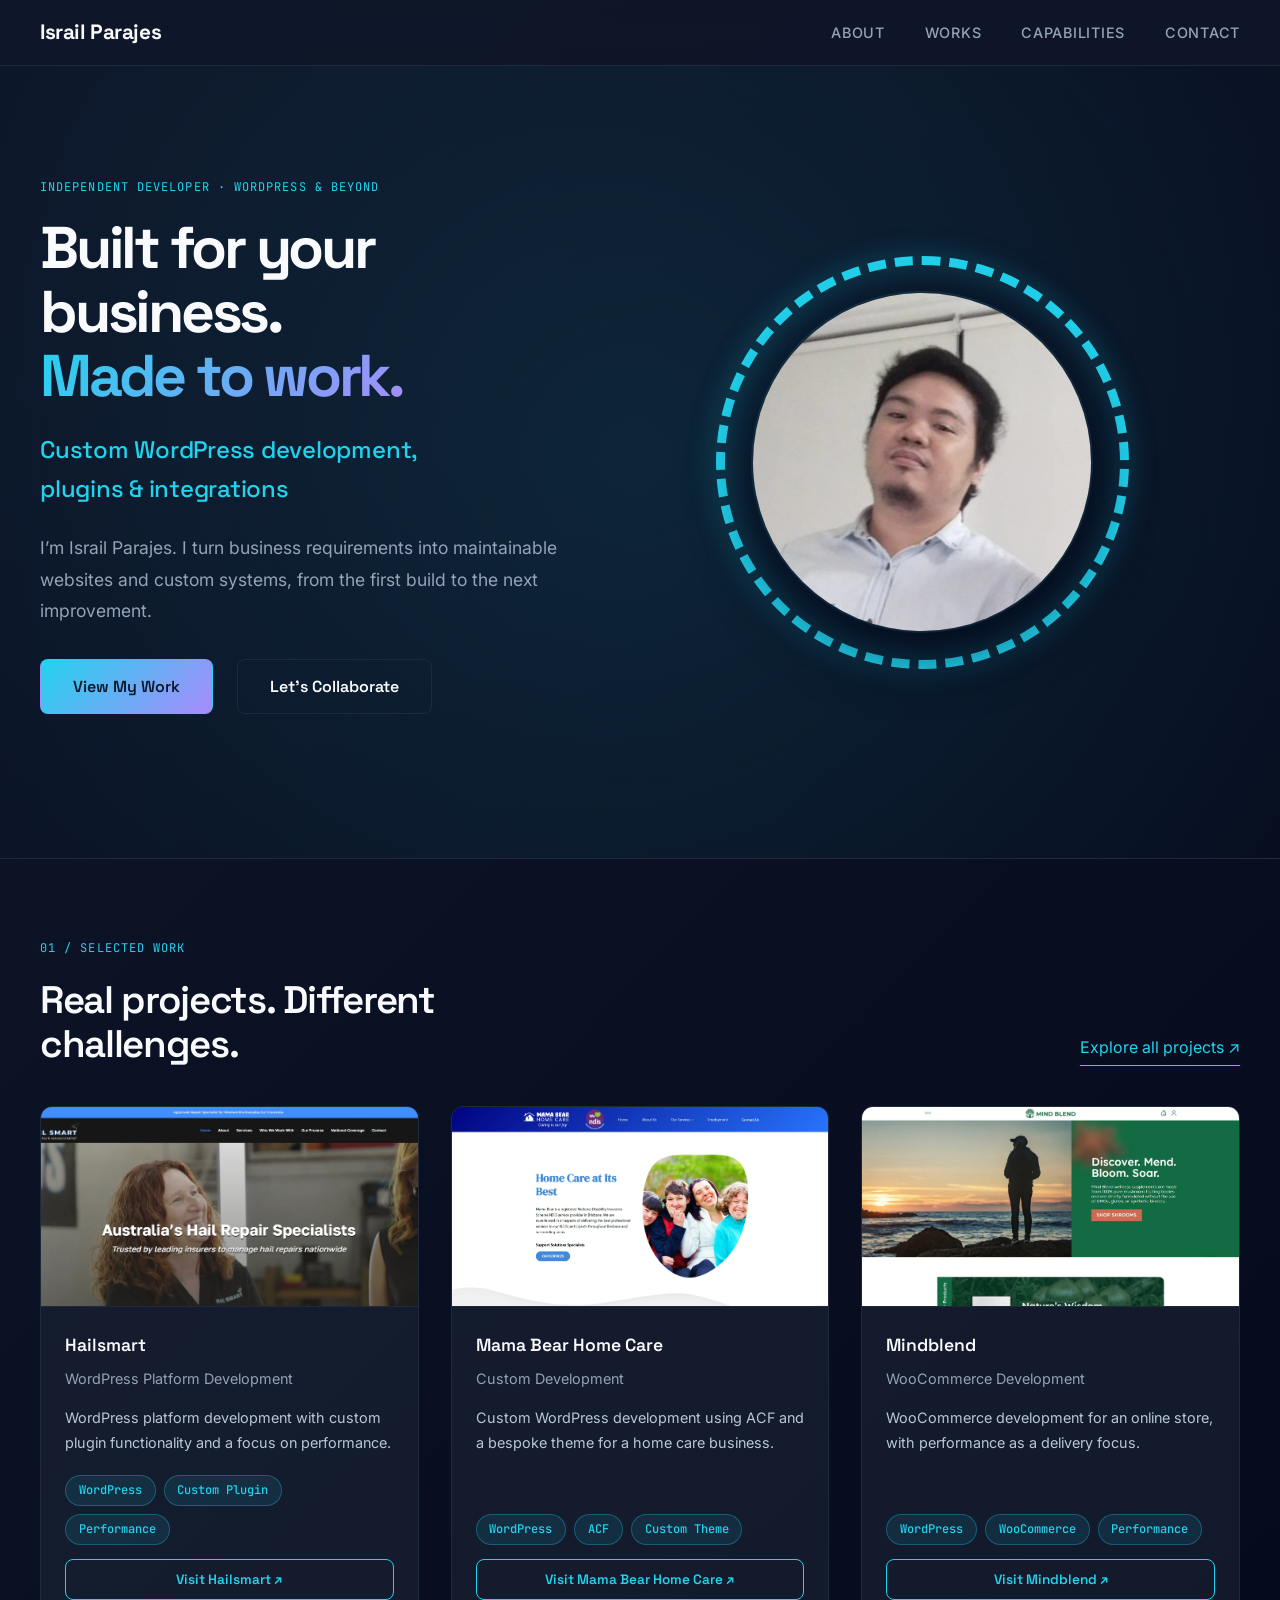
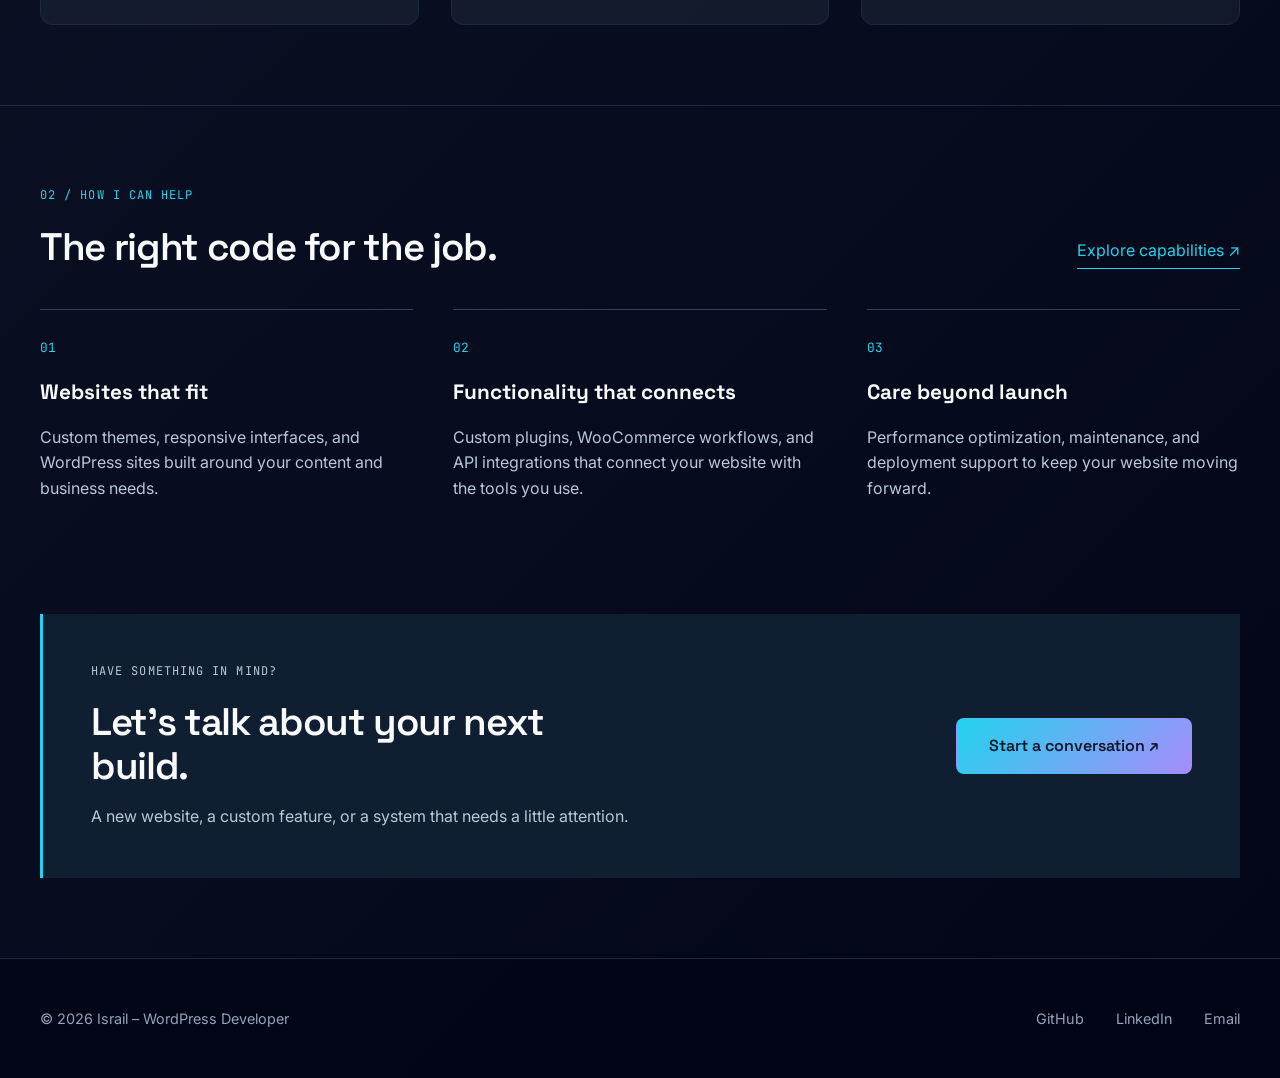
<file: index.html>
<!DOCTYPE html>
<html lang="en">
<head>
	<meta charset="UTF-8" />
	<meta name="viewport" content="width=device-width, initial-scale=1.0" />
	<meta name="theme-color" content="#0F172A" />
	<title>Israil Parajes | WordPress Full-Stack Developer</title>
	<meta name="description" content="Portfolio of Israil Parajes, WordPress Full-Stack Developer. Building scalable platforms and high-performance websites." />
	<style>
		html, body {
			background: #020617;
			color: #e2e8f0;
		}

		body {
			margin: 0;
		}
	</style>
	<link rel="icon" type="image/png" href="assets/israil-favicon.png" />
	<link rel="preconnect" href="https://fonts.googleapis.com" />
	<link rel="preconnect" href="https://fonts.gstatic.com" crossorigin />
	<link href="https://fonts.googleapis.com/css2?family=Space+Grotesk:wght@400;500;600;700&family=Inter:wght@400;500;600;700&family=JetBrains+Mono:wght@400;500;600&display=swap" rel="stylesheet" />
	<link rel="stylesheet" href="assets/styles.css?v=6260722a3a45" />
	<meta property="og:title" content="Israil Parajes | WordPress Full-Stack Developer" />
	<meta property="og:description" content="Portfolio of Israil Parajes, WordPress Full-Stack Developer. Building scalable platforms and high-performance websites." />
	<meta property="og:type" content="website" />
	<meta name="twitter:card" content="summary" />
</head>
<body>
	<a class="skip-link" href="#main-content">Skip to content</a>
	<header class="navbar">
		<div class="container nav-wrap">
			<a class="nav-brand" href="index.html">Israil Parajes</a>
			<button class="menu-toggle" type="button" aria-label="Open menu" aria-expanded="false" aria-controls="site-menu">☰</button>
			<nav class="nav-menu" id="site-menu" aria-label="Main navigation">
				<button class="menu-close" type="button" aria-label="Close menu">✕</button>
				<a href="about.html" class="nav-link">About</a>
				<a href="works.html" class="nav-link">Works</a>
				<a href="capabilities.html" class="nav-link">Capabilities</a>
				<a href="contact.html" class="nav-link">Contact</a>
			</nav>
			<div class="menu-overlay" aria-hidden="true"></div>
		</div>
	</header>

	<main id="main-content">
		<!-- Hero Section -->
		<section id="home" class="hero">
			<div class="container hero-content">
				<div class="hero-text">
					<p class="eyebrow">Independent developer · WordPress &amp; beyond</p><h1>Built for your business.<br><span class="highlight">Made to work.</span></h1>
					<h2 class="hero-subtitle">Custom WordPress development, plugins &amp; integrations</h2>
					<p class="hero-description">
						I’m Israil Parajes. I turn business requirements into maintainable websites and custom systems, from the first build to the next improvement.
					</p>
					<div class="hero-cta">
						<a href="works.html" class="btn btn-primary">View My Work</a>
						<a href="contact.html" class="btn btn-secondary">Let's Collaborate</a>
					</div>
				</div>
				<div class="hero-visual">
					<img src="assets/israil-p.jpg" alt="Portrait of Israil Parajes" class="hero-portrait" width="320" height="320" fetchpriority="high" />
				</div>
			</div>
		</section>

<section class="home-work"><div class="container"><div class="section-heading"><div><p class="eyebrow">01 / Selected work</p><h2>Real projects. Different challenges.</h2></div><a class="text-link" href="works.html">Explore all projects ↗</a></div><div class="project-grid"><div class="project-card"><div class="project-preview"><img src="assets/ha.bogaert-hailsmart-screenshot.webp" alt="Hailsmart project screenshot" loading="lazy" decoding="async" /></div><div class="project-info"><h3>Hailsmart</h3><p class="project-role">WordPress Platform Development</p><p class="project-description">WordPress platform development with custom plugin functionality and a focus on performance.</p><div class="tech-tags"><span class="tag">WordPress</span><span class="tag">Custom Plugin</span><span class="tag">Performance</span></div><a class="project-view-link" href="https://hailsmart.com.au/" target="_blank" rel="noreferrer">Visit Hailsmart ↗</a></div></div><div class="project-card"><div class="project-preview"><img src="assets/mamabearhomecare-screenshot.webp" alt="Mama Bear Home Care project screenshot" loading="lazy" decoding="async" /></div><div class="project-info"><h3>Mama Bear Home Care</h3><p class="project-role">Custom Development</p><p class="project-description">Custom WordPress development using ACF and a bespoke theme for a home care business.</p><div class="tech-tags"><span class="tag">WordPress</span><span class="tag">ACF</span><span class="tag">Custom Theme</span></div><a class="project-view-link" href="https://mamabearhomecare.com.au/" target="_blank" rel="noreferrer">Visit Mama Bear Home Care ↗</a></div></div><div class="project-card"><div class="project-preview"><img src="assets/mindblend-screenshot.webp" alt="Mindblend project screenshot" loading="lazy" decoding="async" /></div><div class="project-info"><h3>Mindblend</h3><p class="project-role">WooCommerce Development</p><p class="project-description">WooCommerce development for an online store, with performance as a delivery focus.</p><div class="tech-tags"><span class="tag">WordPress</span><span class="tag">WooCommerce</span><span class="tag">Performance</span></div><a class="project-view-link" href="https://mindblend.co/" target="_blank" rel="noreferrer">Visit Mindblend ↗</a></div></div></div></div></section>
<section class="home-services"><div class="container"><div class="section-heading"><div><p class="eyebrow">02 / How I can help</p><h2>The right code for the job.</h2></div><a class="text-link" href="capabilities.html">Explore capabilities ↗</a></div><div class="service-grid"><article><span class="service-number">01</span><h3>Websites that fit</h3><p>Custom themes, responsive interfaces, and WordPress sites built around your content and business needs.</p></article><article><span class="service-number">02</span><h3>Functionality that connects</h3><p>Custom plugins, WooCommerce workflows, and API integrations that connect your website with the tools you use.</p></article><article><span class="service-number">03</span><h3>Care beyond launch</h3><p>Performance optimization, maintenance, and deployment support to keep your website moving forward.</p></article></div></div></section>
<section class="home-contact"><div class="container contact-band"><div><p class="eyebrow">Have something in mind?</p><h2>Let’s talk about your next build.</h2><p>A new website, a custom feature, or a system that needs a little attention.</p></div><a class="btn btn-primary" href="contact.html">Start a conversation ↗</a></div></section>
	</main>

	<footer>
		<div class="container footer-content">
			<p>&copy; <span id="year"></span> Israil – WordPress Developer</p>
			<div class="footer-links">
				<a href="https://github.com/israillaky" target="_blank" rel="noreferrer">GitHub</a>
				<a href="https://linkedin.com/in/ipcastino" target="_blank" rel="noreferrer">LinkedIn</a>
				<a href="mailto:ipcastino@gmail.com">Email</a>
			</div>
		</div>
	</footer>

<script src="assets/script.js?v=27bc6d314c7b"></script>
</body>
</html>
</file>
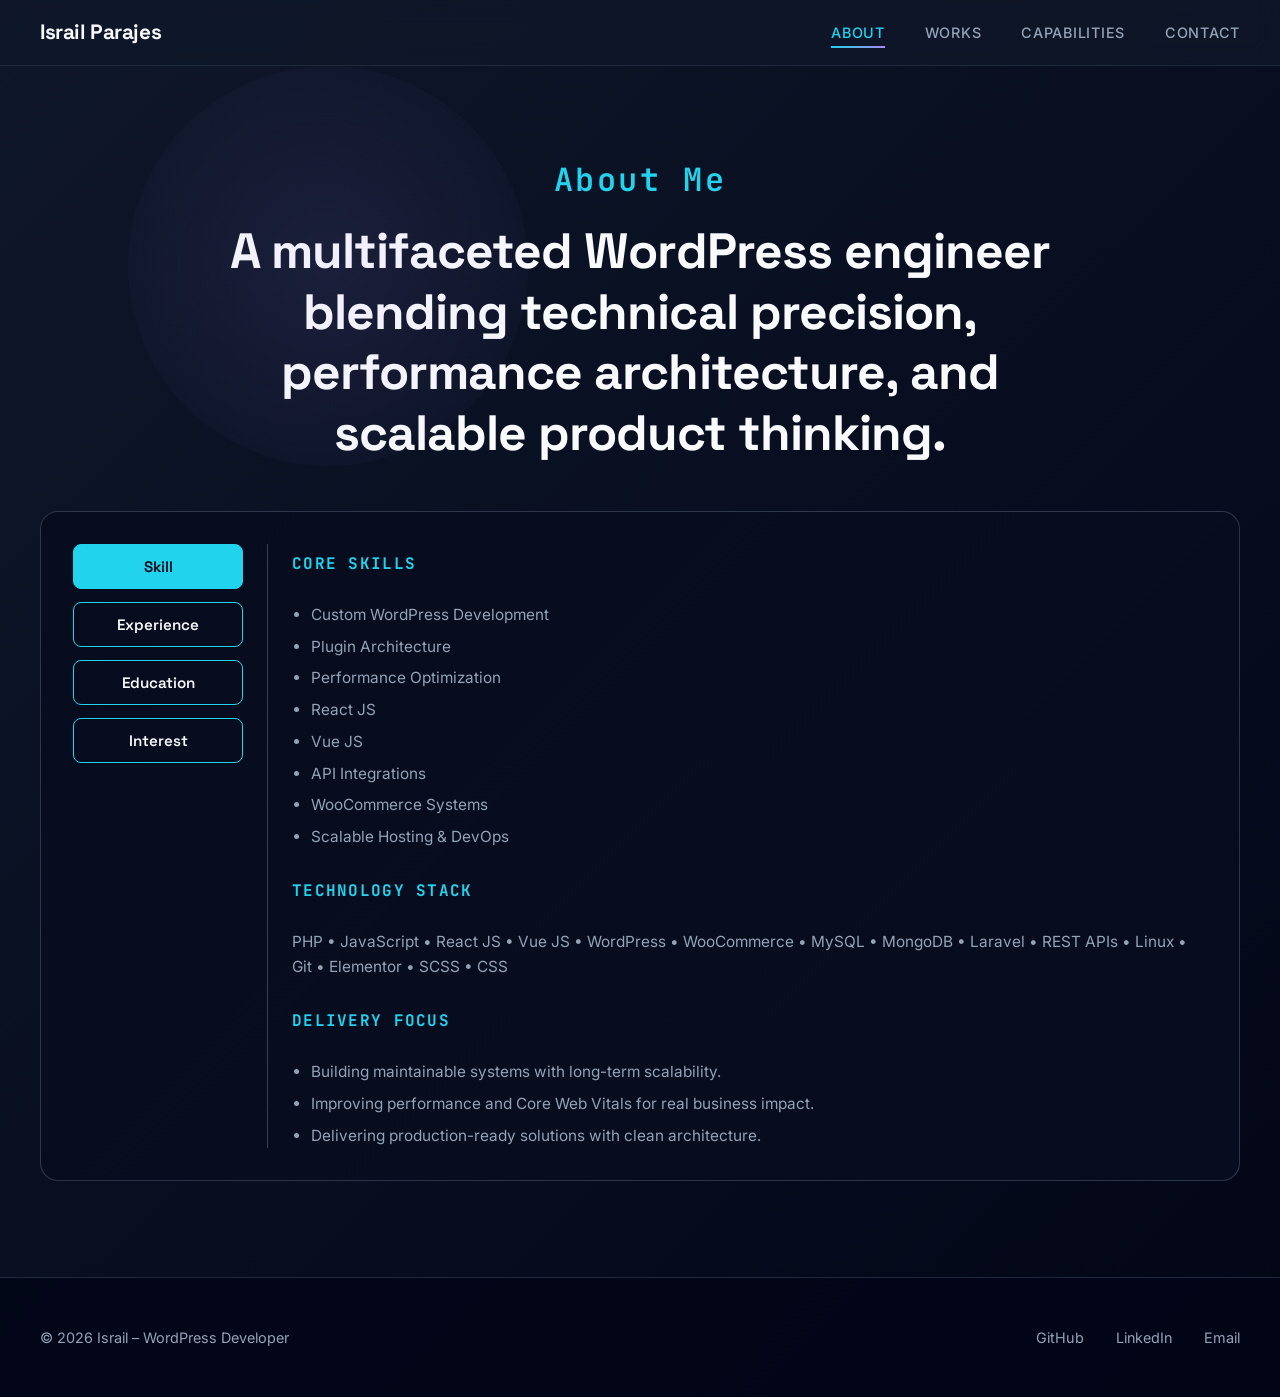
<file: about.html>
<!DOCTYPE html>
<html lang="en">
<head>
	<meta charset="UTF-8" />
	<meta name="viewport" content="width=device-width, initial-scale=1.0" />
	<meta name="theme-color" content="#0F172A" />
	<title>About | Israil Parajes</title>
	<meta name="description" content="About Israil Parajes, WordPress Full-Stack Developer." />
	<style>
		html, body {
			background: #020617;
			color: #e2e8f0;
		}

		body {
			margin: 0;
		}
	</style>
	<link rel="icon" type="image/png" href="assets/israil-favicon.png" />
	<link rel="preconnect" href="https://fonts.googleapis.com" />
	<link rel="preconnect" href="https://fonts.gstatic.com" crossorigin />
	<link href="https://fonts.googleapis.com/css2?family=Space+Grotesk:wght@400;500;600;700&family=Inter:wght@400;500;600;700&family=JetBrains+Mono:wght@400;500;600&display=swap" rel="stylesheet" />
	<link rel="stylesheet" href="assets/styles.css?v=6260722a3a45" />
	<meta property="og:title" content="About | Israil Parajes" />
	<meta property="og:description" content="About Israil Parajes, WordPress Full-Stack Developer." />
	<meta property="og:type" content="website" />
	<meta name="twitter:card" content="summary" />
</head>
<body>
	<a class="skip-link" href="#main-content">Skip to content</a>
	<header class="navbar">
		<div class="container nav-wrap">
			<a class="nav-brand" href="index.html">Israil Parajes</a>
			<button class="menu-toggle" type="button" aria-label="Open menu" aria-expanded="false" aria-controls="site-menu">☰</button>
			<nav class="nav-menu" id="site-menu" aria-label="Main navigation">
				<button class="menu-close" type="button" aria-label="Close menu">✕</button>
				<a href="about.html" class="nav-link" aria-current="page">About</a>
				<a href="works.html" class="nav-link">Works</a>
				<a href="capabilities.html" class="nav-link">Capabilities</a>
				<a href="contact.html" class="nav-link">Contact</a>
			</nav>
			<div class="menu-overlay" aria-hidden="true"></div>
		</div>
	</header>

	<main id="main-content">
		<section class="about about-page">
			<div class="container">
				<div class="about-intro">
					<p class="about-kicker">About Me</p>
					<h1 class="about-title">A multifaceted WordPress engineer blending technical precision, performance architecture, and scalable product thinking.</h1>
				</div>

				<div class="about-panel">
					<aside class="about-tabs" aria-label="About categories">
						<button type="button" class="about-tab is-active" data-tab-target="skill">Skill</button>
						<button type="button" class="about-tab" data-tab-target="experience">Experience</button>
						<button type="button" class="about-tab" data-tab-target="education">Education</button>
						<button type="button" class="about-tab" data-tab-target="interest">Interest</button>
					</aside>

					<div class="about-panel-divider"></div>

					<div class="about-tab-panels">
						<div class="about-tab-panel is-active" data-tab-panel="skill">
							<div class="experience-layout">
								<h3 class="experience-main-title">CORE SKILLS</h3>
								<ul class="experience-list">
									<li>Custom WordPress Development</li>
									<li>Plugin Architecture</li>
									<li>Performance Optimization</li>
									<li>React JS</li>
									<li>Vue JS</li>
									<li>API Integrations</li>
									<li>WooCommerce Systems</li>
									<li>Scalable Hosting & DevOps</li>
								</ul>

								<h3 class="experience-main-title">TECHNOLOGY STACK</h3>
								<p class="experience-tech">PHP • JavaScript • React JS • Vue JS • WordPress • WooCommerce • MySQL • MongoDB • Laravel • REST APIs • Linux • Git • Elementor • SCSS • CSS</p>

								<h3 class="experience-main-title">DELIVERY FOCUS</h3>
								<ul class="experience-list">
									<li>Building maintainable systems with long-term scalability.</li>
									<li>Improving performance and Core Web Vitals for real business impact.</li>
									<li>Delivering production-ready solutions with clean architecture.</li>
								</ul>
							</div>
						</div>

						<div class="about-tab-panel" data-tab-panel="experience" hidden>
							<div class="experience-layout">
								<h3 class="experience-main-title">PROFESSIONAL EXPERIENCE</h3>

								<article class="experience-role">
									<div class="experience-role-head">
										<h4>Software Developer — Social Ad Signals</h4>
										<p>Remote | 2023 – Present</p>
									</div>
									<ul class="experience-list">
										<li>Led development of custom WordPress platforms and internal web tools across multiple client projects.</li>
										<li>Built custom plugins supporting payments, subscriptions, scheduling, and automation workflows.</li>
										<li>Improved website performance through caching strategies, asset optimization, and server configuration.</li>
										<li>Managed full lifecycle development including requirements, implementation, testing, and deployment.</li>
										<li>Maintained Linux-based server environments, monitoring uptime and resolving infrastructure issues.</li>
										<li>Delivered scalable landing page systems focused on conversion and analytics tracking.</li>
										<li>Collaborated with distributed teams using asynchronous workflows.</li>
									</ul>
								</article>

								<article class="experience-role">
									<div class="experience-role-head">
										<h4>WordPress Developer — Slingshots</h4>
										<p>2021 – 2023</p>
									</div>
									<ul class="experience-list">
										<li>Developed custom WordPress themes and plugins tailored to client requirements.</li>
										<li>Implemented performance, security, and SEO improvements across production sites.</li>
										<li>Built responsive marketing and lead-generation pages using Elementor and custom code.</li>
										<li>Maintained client websites including updates, backups, and optimization.</li>
										<li>Worked with designers and stakeholders to deliver production-ready builds.</li>
									</ul>
								</article>

								<article class="experience-role">
									<div class="experience-role-head">
										<h4>Junior Web Developer — Travelrez</h4>
										<p>2019 – 2021</p>
									</div>
									<ul class="experience-list">
										<li>Contributed to development of a hotel reservation platform including booking workflows and UI features.</li>
										<li>Worked across frontend and backend using PHP, CodeIgniter, MongoDB, and MySQL.</li>
										<li>Improved booking experience through interface enhancements and performance tuning.</li>
										<li>Collaborated with product and QA teams to release new features on schedule.</li>
									</ul>
								</article>

								<h3 class="experience-main-title">KEY PROJECTS</h3>
								<ul class="experience-list">
									<li>Custom WooCommerce subscription platform with payment automation and recurring billing logic.</li>
									<li>WordPress plugin for booking and scheduling workflows used across multiple client sites.</li>
									<li>Multi-site performance optimization reducing load times and improving Core Web Vitals.</li>
									<li>Lead-generation landing page framework with analytics and conversion tracking.</li>
									<li>API integrations connecting third-party services, CRMs, and payment providers.</li>
								</ul>

								<h3 class="experience-main-title">TECHNOLOGIES</h3>
								<p class="experience-tech">PHP • JavaScript • WordPress • WooCommerce • MySQL • MongoDB • Laravel • REST APIs • Linux • Git • Elementor • SCSS • CSS</p>

								<h3 class="experience-main-title">REMOTE WORK EXPERIENCE</h3>
								<ul class="experience-list">
									<li>Experience working with distributed teams across time zones.</li>
									<li>Comfortable with async communication and independent task ownership.</li>
									<li>Used project management tools such as Asana, ClickUp, Trello, and Slack.</li>
									<li>Delivered features without direct supervision while maintaining timelines.</li>
									<li>Documented technical decisions and handoffs.</li>
								</ul>
							</div>
						</div>

						<div class="about-tab-panel" data-tab-panel="education" hidden>
							<div class="experience-layout">
								<h3 class="experience-main-title">EDUCATION</h3>

								<article class="experience-role">
									<div class="experience-role-head">
										<h4>Bachelor of Science in Information Technology</h4>
										<p>2015 – 2019</p>
									</div>
									<ul class="experience-list">
										<li>Cagayan de Oro College, Philippines.</li>
										<li>Built foundation in software engineering, web systems, and database design.</li>
									</ul>
								</article>

								<h3 class="experience-main-title">CONTINUOUS LEARNING</h3>
								<ul class="experience-list">
									<li>Advanced WordPress internals and plugin architecture.</li>
									<li>Performance engineering, caching strategy, and deployment workflows.</li>
									<li>API-first integrations and scalable product delivery practices.</li>
								</ul>
							</div>
						</div>

						<div class="about-tab-panel" data-tab-panel="interest" hidden>
							<div class="experience-layout">
								<h3 class="experience-main-title">PROFESSIONAL INTERESTS</h3>
								<ul class="experience-list">
									<li>Scalable product systems and reusable architecture patterns.</li>
									<li>Performance culture with measurable speed and reliability goals.</li>
									<li>Developer tooling, CI/CD workflow improvements, and technical documentation.</li>
									<li>Automation-driven operations for predictable production delivery.</li>
								</ul>

								<h3 class="experience-main-title">COLLABORATION STYLE</h3>
								<ul class="experience-list">
									<li>Async-first communication and ownership of independent delivery.</li>
									<li>Cross-functional teamwork with designers, QA, and stakeholders.</li>
									<li>Clear handoffs, documentation, and long-term maintainability mindset.</li>
								</ul>
							</div>
						</div>
					</div>
				</div>
			</div>
		</section>
	</main>

	<footer>
		<div class="container footer-content">
			<p>&copy; <span id="year"></span> Israil – WordPress Developer</p>
			<div class="footer-links">
				<a href="https://github.com/israillaky" target="_blank" rel="noreferrer">GitHub</a>
				<a href="https://linkedin.com/in/ipcastino" target="_blank" rel="noreferrer">LinkedIn</a>
				<a href="mailto:ipcastino@gmail.com">Email</a>
			</div>
		</div>
	</footer>

	<script src="assets/script.js?v=27bc6d314c7b"></script>
</body>
</html>
</file>
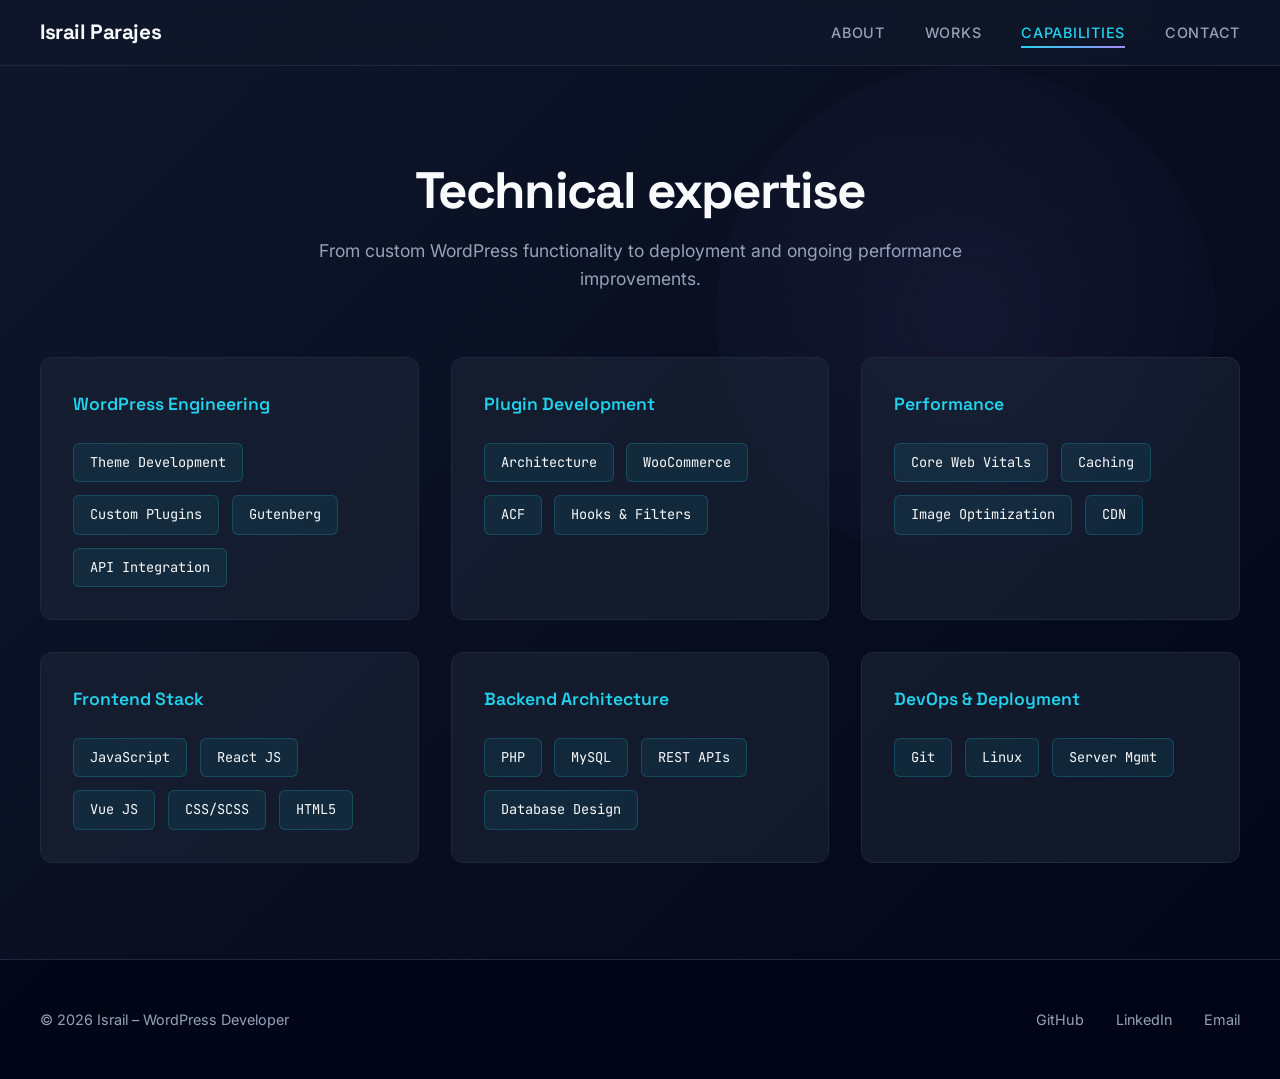
<file: capabilities.html>
<!DOCTYPE html>
<html lang="en">
<head>
	<meta charset="UTF-8" />
	<meta name="viewport" content="width=device-width, initial-scale=1.0" />
	<meta name="theme-color" content="#0F172A" />
	<title>Capabilities | Israil Parajes</title>
	<meta name="description" content="Technical capabilities of Israil Parajes." />
	<style>
		html, body {
			background: #020617;
			color: #e2e8f0;
		}

		body {
			margin: 0;
		}
	</style>
	<link rel="icon" type="image/png" href="assets/israil-favicon.png" />
	<link rel="preconnect" href="https://fonts.googleapis.com" />
	<link rel="preconnect" href="https://fonts.gstatic.com" crossorigin />
	<link href="https://fonts.googleapis.com/css2?family=Space+Grotesk:wght@400;500;600;700&family=Inter:wght@400;500;600;700&family=JetBrains+Mono:wght@400;500;600&display=swap" rel="stylesheet" />
	<link rel="stylesheet" href="assets/styles.css?v=6260722a3a45" />
	<meta property="og:title" content="Capabilities | Israil Parajes" />
	<meta property="og:description" content="Technical capabilities of Israil Parajes." />
	<meta property="og:type" content="website" />
	<meta name="twitter:card" content="summary" />
</head>
<body>
	<a class="skip-link" href="#main-content">Skip to content</a>
	<header class="navbar">
		<div class="container nav-wrap">
			<a class="nav-brand" href="index.html">Israil Parajes</a>
			<button class="menu-toggle" type="button" aria-label="Open menu" aria-expanded="false" aria-controls="site-menu">☰</button>
			<nav class="nav-menu" id="site-menu" aria-label="Main navigation">
				<button class="menu-close" type="button" aria-label="Close menu">✕</button>
				<a href="about.html" class="nav-link">About</a>
				<a href="works.html" class="nav-link">Works</a>
				<a href="capabilities.html" class="nav-link" aria-current="page">Capabilities</a>
				<a href="contact.html" class="nav-link">Contact</a>
			</nav>
			<div class="menu-overlay" aria-hidden="true"></div>
		</div>
	</header>

	<main id="main-content">
		<section class="capabilities">
			<div class="container">
				<div class="section-header"><h1>Technical expertise</h1><p>From custom WordPress functionality to deployment and ongoing performance improvements.</p></div>
				<div class="capabilities-grid">
					<div class="capability-group"><h3>WordPress Engineering</h3><div class="skill-items"><span class="skill-tag">Theme Development</span><span class="skill-tag">Custom Plugins</span><span class="skill-tag">Gutenberg</span><span class="skill-tag">API Integration</span></div></div>
					<div class="capability-group"><h3>Plugin Development</h3><div class="skill-items"><span class="skill-tag">Architecture</span><span class="skill-tag">WooCommerce</span><span class="skill-tag">ACF</span><span class="skill-tag">Hooks & Filters</span></div></div>
					<div class="capability-group"><h3>Performance</h3><div class="skill-items"><span class="skill-tag">Core Web Vitals</span><span class="skill-tag">Caching</span><span class="skill-tag">Image Optimization</span><span class="skill-tag">CDN</span></div></div>
					<div class="capability-group"><h3>Frontend Stack</h3><div class="skill-items"><span class="skill-tag">JavaScript</span><span class="skill-tag">React JS</span><span class="skill-tag">Vue JS</span><span class="skill-tag">CSS/SCSS</span><span class="skill-tag">HTML5</span></div></div>
					<div class="capability-group"><h3>Backend Architecture</h3><div class="skill-items"><span class="skill-tag">PHP</span><span class="skill-tag">MySQL</span><span class="skill-tag">REST APIs</span><span class="skill-tag">Database Design</span></div></div>
					<div class="capability-group"><h3>DevOps & Deployment</h3><div class="skill-items"><span class="skill-tag">Git</span><span class="skill-tag">Linux</span><span class="skill-tag">Server Mgmt</span></div></div>
				</div>
			</div>
		</section>
	</main>

	<footer>
		<div class="container footer-content">
			<p>&copy; <span id="year"></span> Israil – WordPress Developer</p>
			<div class="footer-links">
				<a href="https://github.com/israillaky" target="_blank" rel="noreferrer">GitHub</a>
				<a href="https://linkedin.com/in/ipcastino" target="_blank" rel="noreferrer">LinkedIn</a>
				<a href="mailto:ipcastino@gmail.com">Email</a>
			</div>
		</div>
	</footer>

	<script src="assets/script.js?v=27bc6d314c7b"></script>
</body>
</html>
</file>
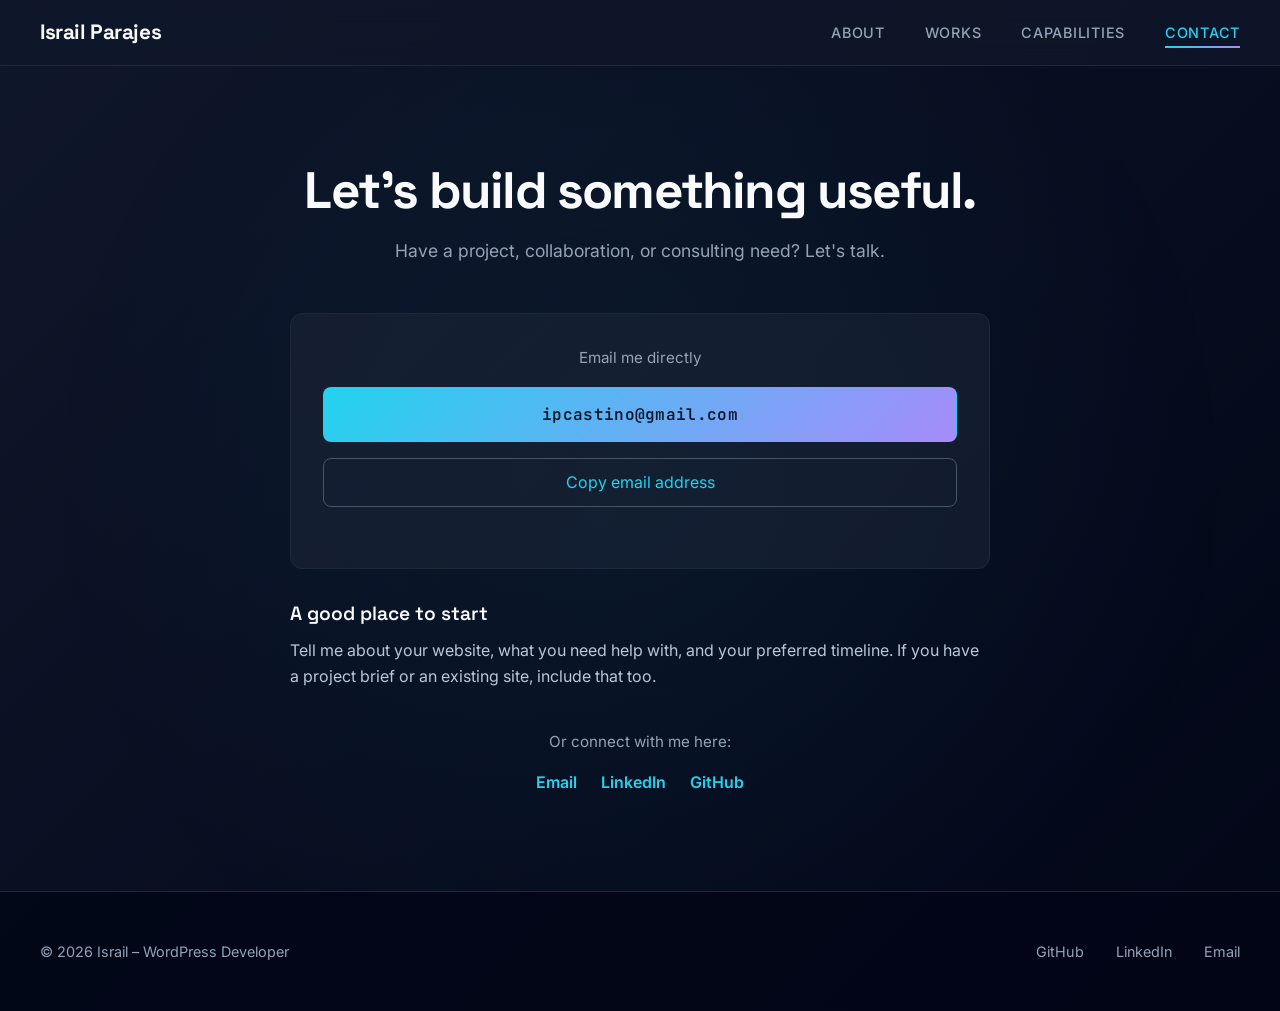
<file: contact.html>
<!DOCTYPE html>
<html lang="en">
<head>
	<meta charset="UTF-8" />
	<meta name="viewport" content="width=device-width, initial-scale=1.0" />
	<meta name="theme-color" content="#0F172A" />
	<title>Contact | Israil Parajes</title>
	<meta name="description" content="Contact Israil Parajes for WordPress development projects." />
	<style>
		html, body {
			background: #020617;
			color: #e2e8f0;
		}

		body {
			margin: 0;
		}
	</style>
	<link rel="icon" type="image/png" href="assets/israil-favicon.png" />
	<link rel="preconnect" href="https://fonts.googleapis.com" />
	<link rel="preconnect" href="https://fonts.gstatic.com" crossorigin />
	<link href="https://fonts.googleapis.com/css2?family=Space+Grotesk:wght@400;500;600;700&family=Inter:wght@400;500;600;700&family=JetBrains+Mono:wght@400;500;600&display=swap" rel="stylesheet" />
	<link rel="stylesheet" href="assets/styles.css?v=6260722a3a45" />
	<meta property="og:title" content="Contact | Israil Parajes" />
	<meta property="og:description" content="Contact Israil Parajes for WordPress development projects." />
	<meta property="og:type" content="website" />
	<meta name="twitter:card" content="summary" />
</head>
<body>
	<a class="skip-link" href="#main-content">Skip to content</a>
	<header class="navbar">
		<div class="container nav-wrap">
			<a class="nav-brand" href="index.html">Israil Parajes</a>
			<button class="menu-toggle" type="button" aria-label="Open menu" aria-expanded="false" aria-controls="site-menu">☰</button>
			<nav class="nav-menu" id="site-menu" aria-label="Main navigation">
				<button class="menu-close" type="button" aria-label="Close menu">✕</button>
				<a href="about.html" class="nav-link">About</a>
				<a href="works.html" class="nav-link">Works</a>
				<a href="capabilities.html" class="nav-link">Capabilities</a>
				<a href="contact.html" class="nav-link" aria-current="page">Contact</a>
			</nav>
			<div class="menu-overlay" aria-hidden="true"></div>
		</div>
	</header>

	<main id="main-content">
		<section class="contact">
			<div class="container contact-content">
				<div class="contact-header">
					<h1>Let’s build something useful.</h1>
					<p>Have a project, collaboration, or consulting need? Let's talk.</p>
				</div>
				<div class="contact-form">
					<p class="contact-email-label">Email me directly</p>
					<a class="btn btn-primary contact-email-btn" href="mailto:ipcastino@gmail.com?subject=Project%20Inquiry%20from%20Portfolio">ipcastino@gmail.com</a>
				<button class="copy-email" type="button" data-copy-email="ipcastino@gmail.com">Copy email address</button><p class="copy-status" role="status" aria-live="polite"></p></div>
				<div class="inquiry-note"><h2>A good place to start</h2><p>Tell me about your website, what you need help with, and your preferred timeline. If you have a project brief or an existing site, include that too.</p></div>
				<div class="contact-links">
					<p>Or connect with me here:</p>
					<div class="social-links">
						<a href="mailto:ipcastino@gmail.com">Email</a>
						<a href="https://linkedin.com/in/ipcastino" target="_blank" rel="noreferrer">LinkedIn</a>
						<a href="https://github.com/israillaky" target="_blank" rel="noreferrer">GitHub</a>
					</div>
				</div>
			</div>
		</section>
	</main>

	<footer>
		<div class="container footer-content">
			<p>&copy; <span id="year"></span> Israil – WordPress Developer</p>
			<div class="footer-links">
				<a href="https://github.com/israillaky" target="_blank" rel="noreferrer">GitHub</a>
				<a href="https://linkedin.com/in/ipcastino" target="_blank" rel="noreferrer">LinkedIn</a>
				<a href="mailto:ipcastino@gmail.com">Email</a>
			</div>
		</div>
	</footer>

	<script src="assets/script.js?v=27bc6d314c7b"></script>
</body>
</html>
</file>
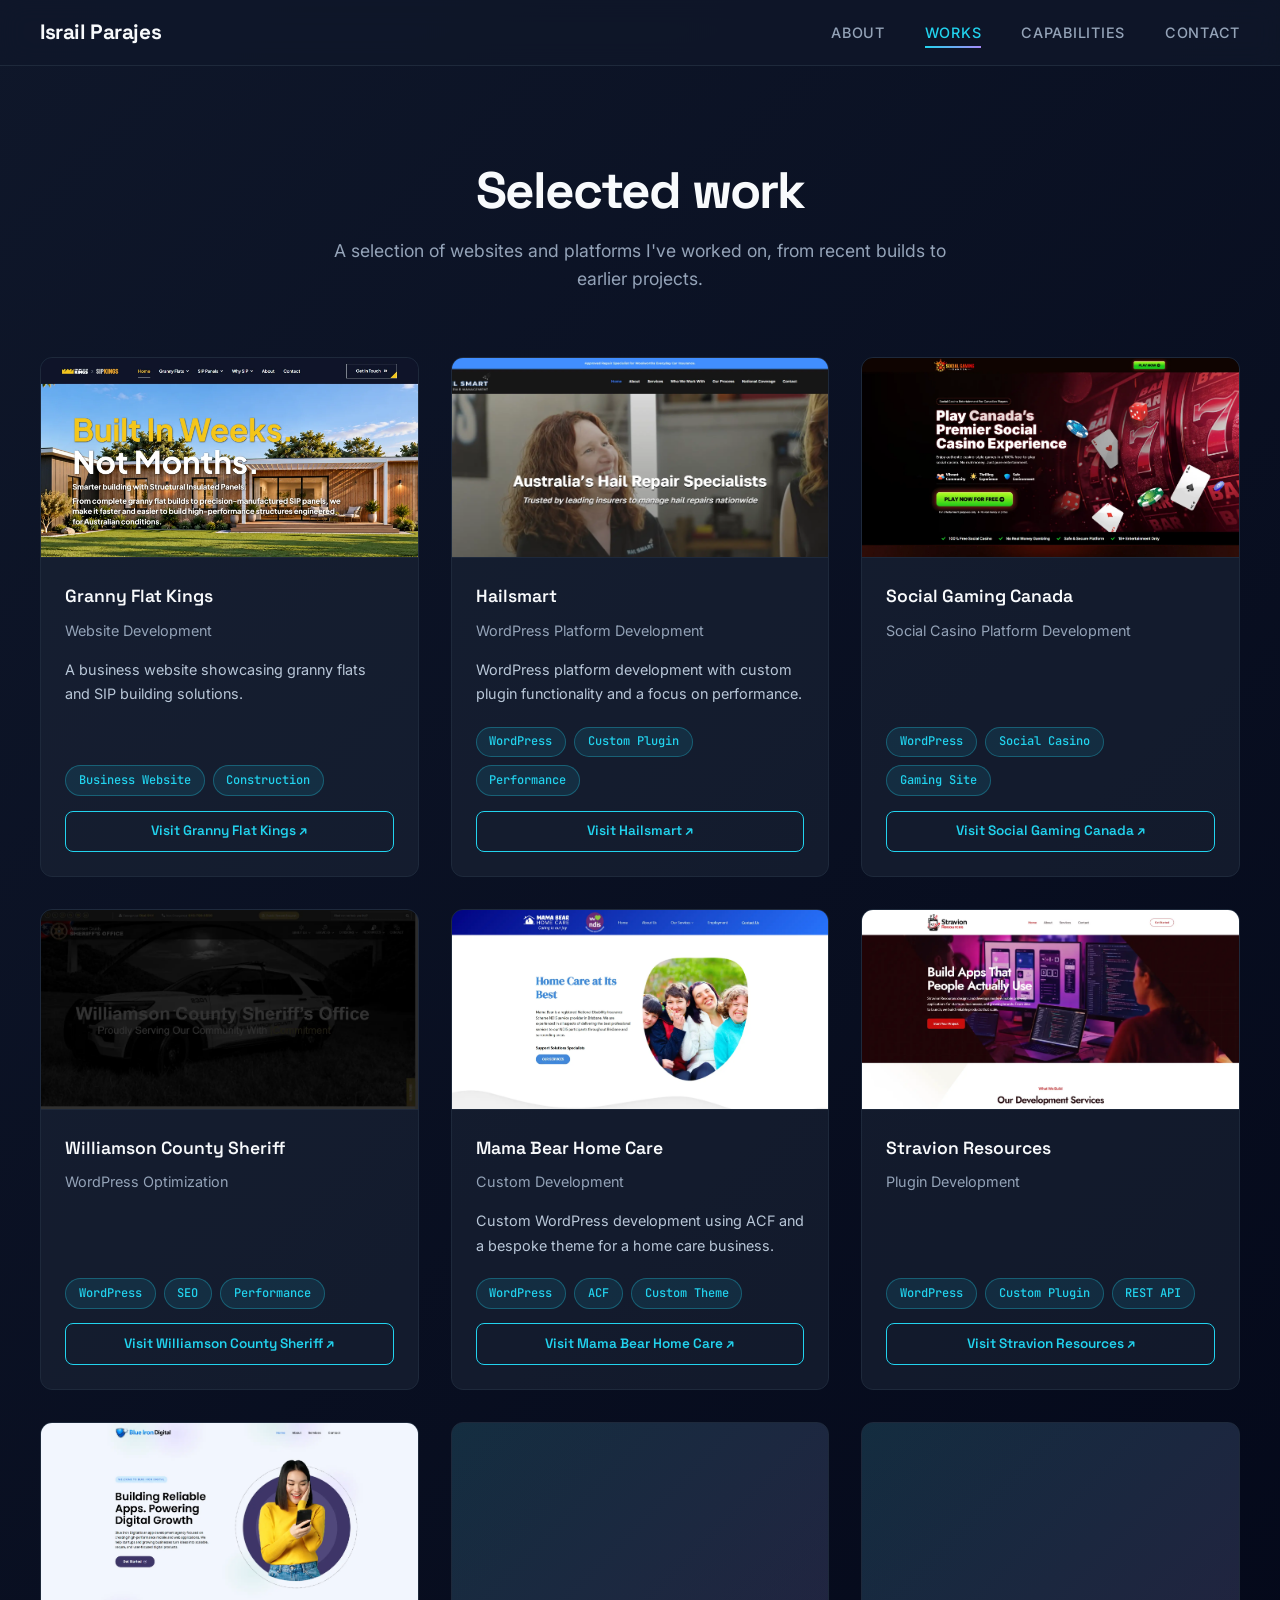
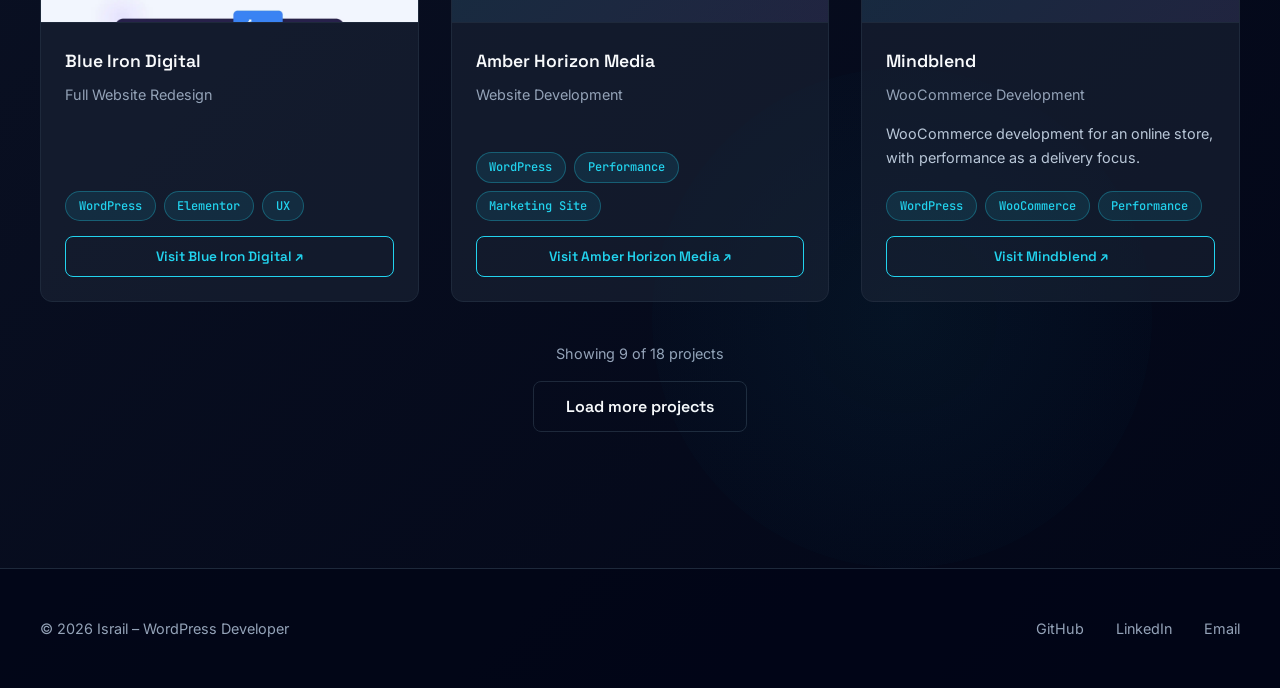
<file: works.html>
<!DOCTYPE html>
<html lang="en">
<head>
	<meta charset="UTF-8" />
	<meta name="viewport" content="width=device-width, initial-scale=1.0" />
	<meta name="theme-color" content="#0F172A" />
	<title>Works | Israil Parajes</title>
	<meta name="description" content="Selected projects by Israil Parajes." />
	<style>
		html, body {
			background: #020617;
			color: #e2e8f0;
		}

		body {
			margin: 0;
		}
	</style>
	<link rel="icon" type="image/png" href="assets/israil-favicon.png" />
	<link rel="preconnect" href="https://fonts.googleapis.com" />
	<link rel="preconnect" href="https://fonts.gstatic.com" crossorigin />
	<link href="https://fonts.googleapis.com/css2?family=Space+Grotesk:wght@400;500;600;700&family=Inter:wght@400;500;600;700&family=JetBrains+Mono:wght@400;500;600&display=swap" rel="stylesheet" />
	<link rel="stylesheet" href="assets/styles.css?v=6260722a3a45" />
	<meta property="og:title" content="Works | Israil Parajes" />
	<meta property="og:description" content="Selected projects by Israil Parajes." />
	<meta property="og:type" content="website" />
	<meta name="twitter:card" content="summary" />
</head>
<body>
	<a class="skip-link" href="#main-content">Skip to content</a>
	<header class="navbar">
		<div class="container nav-wrap">
			<a class="nav-brand" href="index.html">Israil Parajes</a>
			<button class="menu-toggle" type="button" aria-label="Open menu" aria-expanded="false" aria-controls="site-menu">☰</button>
			<nav class="nav-menu" id="site-menu" aria-label="Main navigation">
				<button class="menu-close" type="button" aria-label="Close menu">✕</button>
				<a href="about.html" class="nav-link">About</a>
				<a href="works.html" class="nav-link" aria-current="page">Works</a>
				<a href="capabilities.html" class="nav-link">Capabilities</a>
				<a href="contact.html" class="nav-link">Contact</a>
			</nav>
			<div class="menu-overlay" aria-hidden="true"></div>
		</div>
	</header>

	<main id="main-content">
		<section class="works">
			<div class="container">
				<div class="section-header">
					<h1>Selected work</h1>
					<p>A selection of websites and platforms I've worked on, from recent builds to earlier projects.</p>
				</div>
				<div class="project-grid" id="project-grid">
<div class="project-card"><div class="project-preview"><img src="assets/grannyflatkings-screenshot.webp" alt="Granny Flat Kings website screenshot" loading="lazy" decoding="async" width="1440" height="1000" /></div><div class="project-info"><h3>Granny Flat Kings</h3><p class="project-role">Website Development</p><p class="project-description">A business website showcasing granny flats and SIP building solutions.</p><div class="tech-tags"><span class="tag">Business Website</span><span class="tag">Construction</span></div><a class="project-view-link" href="https://grannyflatkings.com.au/" target="_blank" rel="noreferrer">Visit Granny Flat Kings &#8599;</a></div></div>
<div class="project-card"><div class="project-preview"><img src="assets/ha.bogaert-hailsmart-screenshot.webp" alt="Hailsmart project screenshot" loading="lazy" decoding="async" /></div><div class="project-info"><h3>Hailsmart</h3><p class="project-role">WordPress Platform Development</p><p class="project-description">WordPress platform development with custom plugin functionality and a focus on performance.</p><div class="tech-tags"><span class="tag">WordPress</span><span class="tag">Custom Plugin</span><span class="tag">Performance</span></div><a class="project-view-link" href="https://hailsmart.com.au/" target="_blank" rel="noreferrer">Visit Hailsmart ↗</a></div></div>
<div class="project-card"><div class="project-preview"><img src="assets/socialgamingcanada-screenshot.webp" alt="Social Gaming Canada project screenshot" loading="lazy" decoding="async" /></div><div class="project-info"><h3>Social Gaming Canada</h3><p class="project-role">Social Casino Platform Development</p><div class="tech-tags"><span class="tag">WordPress</span><span class="tag">Social Casino</span><span class="tag">Gaming Site</span></div><a class="project-view-link" href="https://socialgamingcanada.com/" target="_blank" rel="noreferrer">Visit Social Gaming Canada ↗</a></div></div>
<div class="project-card"><div class="project-preview"><img src="assets/williamsoncountysherifftn-screenshot.webp" alt="Williamson County Sheriff project screenshot" loading="lazy" decoding="async" /></div><div class="project-info"><h3>Williamson County Sheriff</h3><p class="project-role">WordPress Optimization</p><div class="tech-tags"><span class="tag">WordPress</span><span class="tag">SEO</span><span class="tag">Performance</span></div><a class="project-view-link" href="https://williamsoncountysherifftn.com/" target="_blank" rel="noreferrer">Visit Williamson County Sheriff ↗</a></div></div>
<div class="project-card"><div class="project-preview"><img src="assets/mamabearhomecare-screenshot.webp" alt="Mama Bear Home Care project screenshot" loading="lazy" decoding="async" /></div><div class="project-info"><h3>Mama Bear Home Care</h3><p class="project-role">Custom Development</p><p class="project-description">Custom WordPress development using ACF and a bespoke theme for a home care business.</p><div class="tech-tags"><span class="tag">WordPress</span><span class="tag">ACF</span><span class="tag">Custom Theme</span></div><a class="project-view-link" href="https://mamabearhomecare.com.au/" target="_blank" rel="noreferrer">Visit Mama Bear Home Care ↗</a></div></div>
<div class="project-card"><div class="project-preview"><img src="assets/stravionresources-screen.webp" alt="Stravion Resources project screenshot" loading="lazy" decoding="async" /></div><div class="project-info"><h3>Stravion Resources</h3><p class="project-role">Plugin Development</p><div class="tech-tags"><span class="tag">WordPress</span><span class="tag">Custom Plugin</span><span class="tag">REST API</span></div><a class="project-view-link" href="https://stravionresources.com/" target="_blank" rel="noreferrer">Visit Stravion Resources ↗</a></div></div>
<div class="project-card"><div class="project-preview"><img src="assets/blueirondigital-screenshot.webp" alt="Blue Iron Digital project screenshot" loading="lazy" decoding="async" /></div><div class="project-info"><h3>Blue Iron Digital</h3><p class="project-role">Full Website Redesign</p><div class="tech-tags"><span class="tag">WordPress</span><span class="tag">Elementor</span><span class="tag">UX</span></div><a class="project-view-link" href="https://blueirondigital.com/" target="_blank" rel="noreferrer">Visit Blue Iron Digital ↗</a></div></div>
<div class="project-card"><div class="project-preview"><img src="assets/amberhorizonmedia-screenshot.webp" alt="Amber Horizon Media project screenshot" loading="lazy" decoding="async" /></div><div class="project-info"><h3>Amber Horizon Media</h3><p class="project-role">Website Development</p><div class="tech-tags"><span class="tag">WordPress</span><span class="tag">Performance</span><span class="tag">Marketing Site</span></div><a class="project-view-link" href="https://amberhorizonmedia.com/" target="_blank" rel="noreferrer">Visit Amber Horizon Media ↗</a></div></div>
<div class="project-card"><div class="project-preview"><img src="assets/mindblend-screenshot.webp" alt="Mindblend project screenshot" loading="lazy" decoding="async" /></div><div class="project-info"><h3>Mindblend</h3><p class="project-role">WooCommerce Development</p><p class="project-description">WooCommerce development for an online store, with performance as a delivery focus.</p><div class="tech-tags"><span class="tag">WordPress</span><span class="tag">WooCommerce</span><span class="tag">Performance</span></div><a class="project-view-link" href="https://mindblend.co/" target="_blank" rel="noreferrer">Visit Mindblend ↗</a></div></div>
</div>
<template id="more-projects">
<div class="project-card"><div class="project-preview"><img src="assets/krytonixsolutions-screenshot.webp" alt="Krytonix Solutions project screenshot" loading="lazy" decoding="async" /></div><div class="project-info"><h3>Krytonix Solutions</h3><p class="project-role">Business Website Development</p><div class="tech-tags"><span class="tag">WordPress</span><span class="tag">Custom Theme</span><span class="tag">Performance</span></div><a class="project-view-link" href="https://krytonixsolutions.com/" target="_blank" rel="noreferrer">Visit Krytonix Solutions ↗</a></div></div>
<div class="project-card"><div class="project-preview"><img src="assets/beginningscounselling-screenshot.webp" alt="Beginnings Counselling project screenshot" loading="lazy" decoding="async" /></div><div class="project-info"><h3>Beginnings Counselling</h3><p class="project-role">Service Website Development</p><div class="tech-tags"><span class="tag">WordPress</span><span class="tag">Content Site</span><span class="tag">UX</span></div><a class="project-view-link" href="http://beginningscounselling.com.au/" target="_blank" rel="noreferrer">Visit Beginnings Counselling ↗</a></div></div>
<div class="project-card"><div class="project-preview"><img src="assets/mindmnd-screenshot.webp" alt="Mind MND project screenshot" loading="lazy" decoding="async" /></div><div class="project-info"><h3>Mind MND</h3><p class="project-role">Business Website Development</p><div class="tech-tags"><span class="tag">WordPress</span><span class="tag">Custom Theme</span><span class="tag">UX</span></div><a class="project-view-link" href="https://www.mindmnd.com/" target="_blank" rel="noreferrer">Visit Mind MND ↗</a></div></div>
<div class="project-card"><div class="project-preview"><img src="assets/mymindshrooms-screenshot.webp" alt="My Mindshrooms project screenshot" loading="lazy" decoding="async" /></div><div class="project-info"><h3>My Mindshrooms</h3><p class="project-role">Ecommerce Website Development</p><div class="tech-tags"><span class="tag">WordPress</span><span class="tag">WooCommerce</span><span class="tag">Performance</span></div><a class="project-view-link" href="https://mymindshrooms.com/" target="_blank" rel="noreferrer">Visit My Mindshrooms ↗</a></div></div>
<div class="project-card"><div class="project-preview"><img src="assets/countrystyleworkshops.com.au-screenshot.webp" alt="Country Style Workshops website screenshot" loading="lazy" decoding="async" width="1440" height="1000" /></div><div class="project-info"><h3>Country Style Workshops</h3><p class="project-role">Website Development</p><p class="project-description">A website for creative craft workshops, classes, and gift experiences.</p><div class="tech-tags"><span class="tag">Business Website</span><span class="tag">Workshops</span></div><a class="project-view-link" href="https://countrystyleworkshops.com.au/" target="_blank" rel="noreferrer">Visit Country Style Workshops &#8599;</a></div></div>
<div class="project-card"><div class="project-preview"><img src="assets/codenesthub.us-screenshot.webp" alt="Code Nest Hub website screenshot" loading="lazy" decoding="async" width="1440" height="1000" /></div><div class="project-info"><h3>Code Nest Hub</h3><p class="project-role">Website Development</p><p class="project-description">A software development business website presenting services and contact information.</p><div class="tech-tags"><span class="tag">Business Website</span><span class="tag">Software Services</span></div><a class="project-view-link" href="https://codenesthub.us/" target="_blank" rel="noreferrer">Visit Code Nest Hub &#8599;</a></div></div>
<div class="project-card"><div class="project-preview"><img src="assets/playquatro.app-screenshot.webp" alt="Play Quatro website screenshot" loading="lazy" decoding="async" width="1440" height="1000" /></div><div class="project-info"><h3>Play Quatro</h3><p class="project-role">Website Development</p><p class="project-description">A promotional landing page introducing the Play Quatro social gaming app.</p><div class="tech-tags"><span class="tag">Landing Page</span><span class="tag">Gaming</span></div><a class="project-view-link" href="https://playquatro.app/" target="_blank" rel="noreferrer">Visit Play Quatro &#8599;</a></div></div>
<div class="project-card"><div class="project-preview"><img src="assets/essentialmodegroup.com-screenshot.webp" alt="Essential Mode Group website screenshot" loading="lazy" decoding="async" width="1440" height="1000" /></div><div class="project-info"><h3>Essential Mode Group</h3><p class="project-role">Website Development</p><p class="project-description">A business website presenting website design, hosting, and SEO services.</p><div class="tech-tags"><span class="tag">Business Website</span><span class="tag">Digital Services</span></div><a class="project-view-link" href="https://essentialmodegroup.com/" target="_blank" rel="noreferrer">Visit Essential Mode Group &#8599;</a></div></div>
<div class="project-card"><div class="project-preview"><img src="assets/essentialheadlines.com-screenshot.webp" alt="Essential Headlines website screenshot" loading="lazy" decoding="async" width="1440" height="1000" /></div><div class="project-info"><h3>Essential Headlines</h3><p class="project-role">Website Development</p><p class="project-description">An editorial website covering lifestyle, entertainment, food, and home topics.</p><div class="tech-tags"><span class="tag">Editorial</span><span class="tag">Content Website</span></div><a class="project-view-link" href="https://essentialheadlines.com/" target="_blank" rel="noreferrer">Visit Essential Headlines &#8599;</a></div></div>
</template>
<div class="project-pagination"><p id="project-count" role="status" aria-live="polite" aria-atomic="true"></p><button class="btn btn-secondary" id="load-more-projects" type="button" aria-controls="project-grid" hidden>Load more projects</button></div>
<noscript><div class="project-grid"><div class="project-card"><div class="project-preview"><img src="assets/krytonixsolutions-screenshot.webp" alt="Krytonix Solutions project screenshot" loading="lazy" decoding="async" /></div><div class="project-info"><h3>Krytonix Solutions</h3><p class="project-role">Business Website Development</p><div class="tech-tags"><span class="tag">WordPress</span><span class="tag">Custom Theme</span><span class="tag">Performance</span></div><a class="project-view-link" href="https://krytonixsolutions.com/" target="_blank" rel="noreferrer">Visit Krytonix Solutions ↗</a></div></div>
<div class="project-card"><div class="project-preview"><img src="assets/beginningscounselling-screenshot.webp" alt="Beginnings Counselling project screenshot" loading="lazy" decoding="async" /></div><div class="project-info"><h3>Beginnings Counselling</h3><p class="project-role">Service Website Development</p><div class="tech-tags"><span class="tag">WordPress</span><span class="tag">Content Site</span><span class="tag">UX</span></div><a class="project-view-link" href="http://beginningscounselling.com.au/" target="_blank" rel="noreferrer">Visit Beginnings Counselling ↗</a></div></div>
<div class="project-card"><div class="project-preview"><img src="assets/mindmnd-screenshot.webp" alt="Mind MND project screenshot" loading="lazy" decoding="async" /></div><div class="project-info"><h3>Mind MND</h3><p class="project-role">Business Website Development</p><div class="tech-tags"><span class="tag">WordPress</span><span class="tag">Custom Theme</span><span class="tag">UX</span></div><a class="project-view-link" href="https://www.mindmnd.com/" target="_blank" rel="noreferrer">Visit Mind MND ↗</a></div></div>
<div class="project-card"><div class="project-preview"><img src="assets/mymindshrooms-screenshot.webp" alt="My Mindshrooms project screenshot" loading="lazy" decoding="async" /></div><div class="project-info"><h3>My Mindshrooms</h3><p class="project-role">Ecommerce Website Development</p><div class="tech-tags"><span class="tag">WordPress</span><span class="tag">WooCommerce</span><span class="tag">Performance</span></div><a class="project-view-link" href="https://mymindshrooms.com/" target="_blank" rel="noreferrer">Visit My Mindshrooms ↗</a></div></div>
<div class="project-card"><div class="project-preview"><img src="assets/countrystyleworkshops.com.au-screenshot.webp" alt="Country Style Workshops website screenshot" loading="lazy" decoding="async" width="1440" height="1000" /></div><div class="project-info"><h3>Country Style Workshops</h3><p class="project-role">Website Development</p><p class="project-description">A website for creative craft workshops, classes, and gift experiences.</p><div class="tech-tags"><span class="tag">Business Website</span><span class="tag">Workshops</span></div><a class="project-view-link" href="https://countrystyleworkshops.com.au/" target="_blank" rel="noreferrer">Visit Country Style Workshops &#8599;</a></div></div>
<div class="project-card"><div class="project-preview"><img src="assets/codenesthub.us-screenshot.webp" alt="Code Nest Hub website screenshot" loading="lazy" decoding="async" width="1440" height="1000" /></div><div class="project-info"><h3>Code Nest Hub</h3><p class="project-role">Website Development</p><p class="project-description">A software development business website presenting services and contact information.</p><div class="tech-tags"><span class="tag">Business Website</span><span class="tag">Software Services</span></div><a class="project-view-link" href="https://codenesthub.us/" target="_blank" rel="noreferrer">Visit Code Nest Hub &#8599;</a></div></div>
<div class="project-card"><div class="project-preview"><img src="assets/playquatro.app-screenshot.webp" alt="Play Quatro website screenshot" loading="lazy" decoding="async" width="1440" height="1000" /></div><div class="project-info"><h3>Play Quatro</h3><p class="project-role">Website Development</p><p class="project-description">A promotional landing page introducing the Play Quatro social gaming app.</p><div class="tech-tags"><span class="tag">Landing Page</span><span class="tag">Gaming</span></div><a class="project-view-link" href="https://playquatro.app/" target="_blank" rel="noreferrer">Visit Play Quatro &#8599;</a></div></div>
<div class="project-card"><div class="project-preview"><img src="assets/essentialmodegroup.com-screenshot.webp" alt="Essential Mode Group website screenshot" loading="lazy" decoding="async" width="1440" height="1000" /></div><div class="project-info"><h3>Essential Mode Group</h3><p class="project-role">Website Development</p><p class="project-description">A business website presenting website design, hosting, and SEO services.</p><div class="tech-tags"><span class="tag">Business Website</span><span class="tag">Digital Services</span></div><a class="project-view-link" href="https://essentialmodegroup.com/" target="_blank" rel="noreferrer">Visit Essential Mode Group &#8599;</a></div></div>
<div class="project-card"><div class="project-preview"><img src="assets/essentialheadlines.com-screenshot.webp" alt="Essential Headlines website screenshot" loading="lazy" decoding="async" width="1440" height="1000" /></div><div class="project-info"><h3>Essential Headlines</h3><p class="project-role">Website Development</p><p class="project-description">An editorial website covering lifestyle, entertainment, food, and home topics.</p><div class="tech-tags"><span class="tag">Editorial</span><span class="tag">Content Website</span></div><a class="project-view-link" href="https://essentialheadlines.com/" target="_blank" rel="noreferrer">Visit Essential Headlines &#8599;</a></div></div></div></noscript>
			</div>
		</section>
	</main>

	<footer>
		<div class="container footer-content">
			<p>&copy; <span id="year"></span> Israil – WordPress Developer</p>
			<div class="footer-links">
				<a href="https://github.com/israillaky" target="_blank" rel="noreferrer">GitHub</a>
				<a href="https://linkedin.com/in/ipcastino" target="_blank" rel="noreferrer">LinkedIn</a>
				<a href="mailto:ipcastino@gmail.com">Email</a>
			</div>
		</div>
	</footer>

	<script src="assets/script.js?v=27bc6d314c7b"></script>
</body>
</html>
</file>
<file: assets/styles.css>
/* Root Variables */
:root {
	/* Color Palette */
	--bg-primary: #0F172A;
	--bg-secondary: #020617;
	--accent-primary: #22D3EE;
	--accent-secondary: #A78BFA;
	--text-primary: #F8FAFC;
	--text-secondary: #94A3B8;
	--border-color: #1E293B;
	--glow-cyan: #22D3EE;
	--glow-violet: #A78BFA;
	
	/* Typography */
	--font-heading: 'Space Grotesk', sans-serif;
	--font-body: 'Inter', sans-serif;
	--font-code: 'JetBrains Mono', monospace;
	
	/* Transitions */
	--transition-quick: all 0.3s cubic-bezier(0.4, 0, 0.2, 1);
	--transition-smooth: all 0.5s cubic-bezier(0.4, 0, 0.2, 1);
}

/* Global Styles */
* {
	box-sizing: border-box;
	margin: 0;
	padding: 0;
}

html {
	scroll-behavior: smooth;
	overflow-x: hidden;
}

body {
	background: linear-gradient(135deg, var(--bg-primary) 0%, var(--bg-secondary) 100%);
	color: var(--text-primary);
	font-family: var(--font-body);
	line-height: 1.6;
	min-height: 100vh;
	overflow-x: hidden;
}

body {
	animation: pageFadeSlideIn 0.65s ease both;
}

main > section,
footer {
	animation: sectionFadeSlideIn 0.7s ease both;
}

@keyframes pageFadeSlideIn {
	from {
		opacity: 0;
		transform: translateY(16px);
	}
	to {
		opacity: 1;
		transform: translateY(0);
	}
}

@keyframes sectionFadeSlideIn {
	from {
		opacity: 0;
		transform: translateY(24px);
	}
	to {
		opacity: 1;
		transform: translateY(0);
	}
}

@media (prefers-reduced-motion: reduce) {
	body,
	main > section,
	footer {
		animation: none;
	}
}

/* Container */
.container {
	width: min(1200px, 95%);
	margin: 0 auto;
}

/* Navigation */
.navbar {
	position: sticky;
	top: 0;
	z-index: 100;
	background: rgba(15, 23, 42, 0.8);
	backdrop-filter: blur(12px);
	border-bottom: 1px solid var(--border-color);
}

.nav-wrap {
	display: flex;
	align-items: center;
	justify-content: space-between;
	padding: 1rem 0;
}

.nav-brand {
	font-family: var(--font-heading);
	font-size: clamp(1rem, 2.1vw, 1.3rem);
	font-weight: 700;
	color: var(--text-primary);
	text-decoration: none;
	letter-spacing: -0.02em;
	white-space: nowrap;
}

.nav-menu {
	display: flex;
	gap: 2.5rem;
	list-style: none;
}

.menu-toggle,
.menu-close,
.menu-overlay {
	display: none;
}

.menu-toggle,
.menu-close {
	font-family: var(--font-heading);
	border: 1px solid var(--border-color);
	background: rgba(15, 23, 42, 0.9);
	color: var(--text-primary);
	cursor: pointer;
	transition: var(--transition-quick);
}

.menu-toggle:hover,
.menu-close:hover {
	color: var(--accent-primary);
	border-color: var(--accent-primary);
}

.nav-link {
	color: var(--text-secondary);
	text-decoration: none;
	font-size: 0.9rem;
	font-weight: 500;
	letter-spacing: 0.05em;
	text-transform: uppercase;
	transition: var(--transition-quick);
	position: relative;
}

.nav-link::after {
	content: '';
	position: absolute;
	bottom: -4px;
	left: 0;
	width: 0;
	height: 2px;
	background: linear-gradient(90deg, var(--accent-primary), var(--accent-secondary));
	transition: width 0.3s ease;
}

.nav-link:hover {
	color: var(--accent-primary);
}

.nav-link:hover::after {
	width: 100%;
}

/* Hero Section */
.hero {
	min-height: 100vh;
	display: flex;
	align-items: center;
	justify-content: center;
	padding: 6rem 0;
	position: relative;
	overflow: hidden;
}

.hero::before {
	content: '';
	position: absolute;
	inset: 0;
	background: radial-gradient(circle 800px at 50% 50%, rgba(34, 211, 238, 0.1), transparent);
	pointer-events: none;
}

.hero-content {
	display: grid;
	grid-template-columns: 1fr 1fr;
	gap: 4rem;
	align-items: center;
	position: relative;
	z-index: 1;
}

.hero-text h1 {
	font-family: var(--font-heading);
	font-size: clamp(3rem, 7vw, 5.5rem);
	font-weight: 700;
	line-height: 1.1;
	letter-spacing: -0.03em;
	margin-bottom: 1rem;
	color: var(--text-primary);
}

.hero-text .highlight {
	background: linear-gradient(135deg, var(--accent-primary), var(--accent-secondary));
	-webkit-background-clip: text;
	-webkit-text-fill-color: transparent;
	background-clip: text;
}

.hero-subtitle {
	font-family: var(--font-heading);
	font-size: 1.5rem;
	font-weight: 500;
	color: var(--accent-primary);
	margin-bottom: 1.5rem;
	letter-spacing: -0.01em;
}

.hero-description {
	font-size: 1.1rem;
	color: var(--text-secondary);
	max-width: 55ch;
	line-height: 1.8;
	margin-bottom: 2rem;
}

.hero-cta {
	display: flex;
	gap: 1.5rem;
	flex-wrap: wrap;
	margin-bottom: 2rem;
}

/* Hero Visual Element */
.hero-visual {
	display: flex;
	align-items: center;
	justify-content: center;
	position: relative;
	width: min(500px, 95%);
	height: min(500px, 95vw);
}

.hero-visual::before {
	content: '';
	position: absolute;
	width: min(395px, 88%);
	height: min(395px, 88%);
	border: 9px dashed var(--accent-primary);
	border-radius: 50%;
	animation: spinClockwise 50s linear infinite;
	filter: drop-shadow(0 0 12px rgba(34, 211, 238, 0.5));
	z-index: 1;
}

.hero-portrait {
	width: min(340px, 68%);
	aspect-ratio: 1 / 1;
	object-fit: cover;
	border-radius: 50%;
	border: 1px solid var(--border-color);
	box-shadow: 0 20px 60px rgba(2, 6, 23, 0.65), 0 0 0 1px rgba(34, 211, 238, 0.2);
	image-rendering: auto;
	transform: translateZ(0);
	backface-visibility: hidden;
	position: relative;
	z-index: 2;
}

.grid-visual {
	position: relative;
	width: 350px;
	height: 350px;
	display: flex;
	align-items: center;
	justify-content: center;
}

.grid-line {
	position: absolute;
	width: 100%;
	height: 100%;
	border: 1px solid rgba(34, 211, 238, 0.2);
	border-radius: 50%;
	animation: rotate 20s linear infinite;
}

.grid-line::before,
.grid-line::after {
	content: '';
	position: absolute;
	width: 100%;
	height: 1px;
	background: linear-gradient(90deg, transparent, var(--accent-primary), transparent);
	top: 50%;
	left: 0;
}

.grid-line::after {
	width: 1px;
	height: 100%;
	top: 0;
	left: 50%;
	background: linear-gradient(180deg, transparent, var(--accent-primary), transparent);
}

.grid-dot {
	position: absolute;
	width: 12px;
	height: 12px;
	background: var(--accent-primary);
	border-radius: 50%;
	box-shadow: 0 0 30px var(--accent-primary), 0 0 60px rgba(34, 211, 238, 0.5);
	animation: pulse 2s ease-in-out infinite;
}

@keyframes rotate {
	from {
		transform: rotate(0deg);
	}
	to {
		transform: rotate(360deg);
	}
}

@keyframes spinClockwise {
	from {
		transform: rotate(0deg);
	}
	to {
		transform: rotate(360deg);
	}
}

@keyframes pulse {
	0%, 100% {
		box-shadow: 0 0 30px var(--accent-primary), 0 0 60px rgba(34, 211, 238, 0.5);
		transform: scale(1);
	}
	50% {
		box-shadow: 0 0 50px var(--accent-primary), 0 0 100px rgba(34, 211, 238, 0.8);
		transform: scale(1.2);
	}
}

/* Buttons */
.btn {
	display: inline-block;
	padding: 0.875rem 2rem;
	border-radius: 8px;
	font-family: var(--font-heading);
	font-weight: 600;
	font-size: 1rem;
	text-decoration: none;
	border: none;
	cursor: pointer;
	transition: var(--transition-quick);
	text-transform: none;
}

.btn-primary {
	background: linear-gradient(135deg, var(--accent-primary), var(--accent-secondary));
	color: var(--bg-primary);
	border: 1px solid transparent;
}

.btn-primary:hover {
	transform: translateY(-2px);
	box-shadow: 0 10px 30px rgba(34, 211, 238, 0.3);
}

.btn-secondary {
	background: transparent;
	color: var(--text-primary);
	border: 1px solid var(--border-color);
}

.btn-secondary:hover {
	background: rgba(34, 211, 238, 0.1);
	border-color: var(--accent-primary);
	color: var(--accent-primary);
}

/* About Section */
.about {
	padding: 6rem 0;
	position: relative;
}

.about::before {
	content: '';
	position: absolute;
	top: 0;
	left: 10%;
	width: 400px;
	height: 400px;
	background: radial-gradient(circle, rgba(167, 139, 250, 0.1), transparent);
	border-radius: 50%;
	pointer-events: none;
	z-index: 0;
}

.about-content {
	display: grid;
	grid-template-columns: 1fr 1.2fr;
	gap: 4rem;
	align-items: flex-start;
	position: relative;
	z-index: 1;
}

.about-text h2 {
	font-family: var(--font-heading);
	font-size: 2.5rem;
	margin-bottom: 1.5rem;
	letter-spacing: -0.02em;
}

.about-text p {
	font-size: 1rem;
	color: var(--text-secondary);
	line-height: 1.9;
	margin-bottom: 1.5rem;
	max-width: 50ch;
}

.about-cards {
	display: grid;
	grid-template-columns: repeat(2, 1fr);
	gap: 1.5rem;
}

.capability-card {
	background: rgba(30, 41, 59, 0.5);
	border: 1px solid var(--border-color);
	border-radius: 12px;
	padding: 1.5rem;
	text-align: center;
	transition: var(--transition-smooth);
	cursor: pointer;
}

.capability-card:hover {
	background: rgba(34, 211, 238, 0.05);
	border-color: var(--accent-primary);
	transform: translateY(-4px);
	box-shadow: 0 10px 30px rgba(34, 211, 238, 0.1);
}

.card-icon {
	font-size: 2.5rem;
	margin-bottom: 1rem;
}

.capability-card h3 {
	font-family: var(--font-heading);
	font-size: 1rem;
	font-weight: 600;
	color: var(--text-primary);
}

.about-page {
	padding-top: 5.5rem;
}

.about-intro {
	max-width: 920px;
	margin: 0 auto 3rem;
	text-align: center;
}

.about-kicker {
	font-family: var(--font-code);
	font-size: 2rem;
	font-weight: 600;
	letter-spacing: 0.08em;
	color: var(--accent-primary);
	margin-bottom: 1rem;
}

.about-title {
	font-family: var(--font-heading);
	font-size: clamp(2rem, 4vw, 3.1rem);
	line-height: 1.22;
	letter-spacing: -0.02em;
	margin: 0;
}

.about-panel {
	display: grid;
	grid-template-columns: 170px 1px 1fr;
	gap: 1.5rem;
	border: 1px solid rgba(148, 163, 184, 0.28);
	border-radius: 18px;
	padding: 2rem;
	background: linear-gradient(135deg, rgba(2, 6, 23, 0.5), rgba(15, 23, 42, 0.35));
	backdrop-filter: blur(2px);
}

.about-tabs {
	display: flex;
	flex-direction: column;
	gap: 0.8rem;
}

.about-tab {
	background: transparent;
	border: 1px solid var(--accent-primary);
	color: var(--text-primary);
	font-family: var(--font-heading);
	font-size: 0.95rem;
	font-weight: 600;
	border-radius: 8px;
	padding: 0.75rem 0.9rem;
	text-align: center;
	cursor: pointer;
	transition: var(--transition-quick);
}

.about-tab.is-active {
	background: var(--accent-primary);
	color: var(--bg-secondary);
}

.about-tab-panels {
	position: relative;
	min-height: 260px;
}

.about-tab-panel {
	animation: tabPanelIn 0.28s ease;
}

.about-tab-panel[hidden] {
	display: none;
}

@keyframes tabPanelIn {
	from {
		opacity: 0;
		transform: translateY(12px);
	}
	to {
		opacity: 1;
		transform: translateY(0);
	}
}

.about-panel-divider {
	width: 1px;
	background: rgba(148, 163, 184, 0.35);
}

.about-grid {
	display: grid;
	grid-template-columns: repeat(3, minmax(0, 1fr));
	gap: 2rem 1.5rem;
}

.about-item h3 {
	font-family: var(--font-heading);
	font-size: 1.55rem;
	font-weight: 700;
	color: var(--accent-primary);
	margin: 0 0 0.55rem;
}

.about-item p {
	font-size: 1.2rem;
	color: var(--text-secondary);
	line-height: 1.6;
	margin: 0;
}

.experience-layout {
	display: grid;
	gap: 1.4rem;
}

.experience-main-title {
	font-family: var(--font-code);
	font-size: 1rem;
	letter-spacing: 0.08em;
	color: var(--accent-primary);
	margin: 0.4rem 0 0.25rem;
}

.experience-role {
	border-top: 1px solid rgba(148, 163, 184, 0.25);
	padding-top: 1rem;
}

.experience-role:first-of-type {
	border-top: 0;
	padding-top: 0;
}

.experience-role-head {
	display: flex;
	align-items: baseline;
	justify-content: space-between;
	gap: 1rem;
	flex-wrap: wrap;
	margin-bottom: 0.55rem;
}

.experience-role-head h4 {
	font-family: var(--font-heading);
	font-size: 1.05rem;
	font-weight: 600;
	margin: 0;
	color: var(--text-primary);
}

.experience-role-head p {
	font-family: var(--font-code);
	font-size: 0.9rem;
	margin: 0;
	color: var(--text-secondary);
	white-space: nowrap;
}

.experience-list {
	margin: 0;
	padding-left: 1.2rem;
	color: var(--text-secondary);
	display: grid;
	gap: 0.45rem;
	font-size: 0.96rem;
	line-height: 1.6;
}

.experience-tech {
	margin: 0;
	font-size: 0.96rem;
	line-height: 1.6;
	color: var(--text-secondary);
}

/* Works Section */
.works {
	padding: 6rem 0;
	position: relative;
	overflow: hidden;
}

.works::before {
	content: '';
	position: absolute;
	bottom: 0;
	right: 10%;
	width: 500px;
	height: 500px;
	background: radial-gradient(circle, rgba(34, 211, 238, 0.05), transparent);
	border-radius: 50%;
	pointer-events: none;
}

.section-header {
	text-align: center;
	margin-bottom: 4rem;
	position: relative;
	z-index: 1;
}

.section-header h2 {
	font-family: var(--font-heading);
	font-size: 2.5rem;
	margin-bottom: 1rem;
	letter-spacing: -0.02em;
}

.section-header p {
	font-size: 1.1rem;
	color: var(--text-secondary);
	max-width: 60ch;
	margin: 0 auto;
}

.project-grid {
	display: grid;
	grid-template-columns: repeat(auto-fit, minmax(320px, 1fr));
	gap: 2rem;
	position: relative;
	z-index: 1;
}

.project-card {
	background: rgba(30, 41, 59, 0.5);
	border: 1px solid var(--border-color);
	border-radius: 12px;
	overflow: hidden;
	transition: var(--transition-smooth);
	cursor: pointer;
	display: flex;
	flex-direction: column;
}

.project-card:hover {
	border-color: var(--accent-primary);
	transform: translateY(-8px);
	box-shadow: 0 20px 50px rgba(34, 211, 238, 0.15);
	background: rgba(30, 41, 59, 0.8);
}

.project-preview {
	height: 200px;
	background: linear-gradient(135deg, rgba(34, 211, 238, 0.1), rgba(167, 139, 250, 0.1));
	border-bottom: 1px solid var(--border-color);
	display: flex;
	align-items: center;
	justify-content: center;
	overflow: hidden;
	position: relative;
}

.project-preview img {
	width: 100%;
	height: 100%;
	object-fit: cover;
	object-position: top center;
	display: block;
}

.preview-placeholder {
	font-family: var(--font-heading);
	font-size: 1.5rem;
	font-weight: 600;
	color: var(--accent-primary);
	opacity: 0.6;
}

.project-info {
	padding: 1.5rem;
	flex: 1;
	display: flex;
	flex-direction: column;
}

.project-info h3 {
	font-family: var(--font-heading);
	font-size: 1.1rem;
	font-weight: 600;
	margin-bottom: 0.5rem;
	color: var(--text-primary);
}

.project-role {
	font-size: 0.9rem;
	color: var(--text-secondary);
	margin-bottom: 1rem;
}

.tech-tags {
	display: flex;
	flex-wrap: wrap;
	gap: 0.5rem;
	margin-top: auto;
}

.project-view-link {
	display: inline-flex;
	align-items: center;
	justify-content: center;
	margin-top: 0.9rem;
	padding: 0.55rem 0.8rem;
	border: 1px solid var(--accent-primary);
	border-radius: 8px;
	color: var(--accent-primary);
	text-decoration: none;
	font-family: var(--font-heading);
	font-size: 0.85rem;
	font-weight: 600;
	transition: var(--transition-quick);
}

.project-view-link:hover {
	background: rgba(34, 211, 238, 0.12);
	color: var(--text-primary);
	border-color: var(--accent-secondary);
}

.tag {
	display: inline-block;
	background: rgba(34, 211, 238, 0.1);
	border: 1px solid rgba(34, 211, 238, 0.3);
	color: var(--accent-primary);
	padding: 0.3rem 0.8rem;
	border-radius: 20px;
	font-family: var(--font-code);
	font-size: 0.75rem;
	font-weight: 500;
}

/* Capabilities Section */
.capabilities {
	padding: 6rem 0;
	position: relative;
}

.capabilities::before {
	content: '';
	position: absolute;
	top: 0;
	right: 5%;
	width: 500px;
	height: 500px;
	background: radial-gradient(circle, rgba(167, 139, 250, 0.08), transparent);
	border-radius: 50%;
	pointer-events: none;
}

.capabilities-grid {
	display: grid;
	grid-template-columns: repeat(auto-fit, minmax(280px, 1fr));
	gap: 2rem;
	position: relative;
	z-index: 1;
}

.capability-group {
	background: rgba(30, 41, 59, 0.5);
	border: 1px solid var(--border-color);
	border-radius: 12px;
	padding: 2rem;
	transition: var(--transition-smooth);
}

.capability-group:hover {
	background: rgba(30, 41, 59, 0.8);
	border-color: var(--accent-secondary);
	transform: translateY(-4px);
}

.capability-group h3 {
	font-family: var(--font-heading);
	font-size: 1.1rem;
	font-weight: 600;
	margin-bottom: 1.5rem;
	color: var(--accent-primary);
}

.skill-items {
	display: flex;
	flex-wrap: wrap;
	gap: 0.8rem;
}

.skill-tag {
	display: inline-block;
	background: rgba(34, 211, 238, 0.08);
	border: 1px solid rgba(34, 211, 238, 0.2);
	color: var(--text-primary);
	padding: 0.5rem 1rem;
	border-radius: 6px;
	font-family: var(--font-code);
	font-size: 0.85rem;
	transition: var(--transition-quick);
}

.skill-tag:hover {
	background: rgba(34, 211, 238, 0.15);
	border-color: var(--accent-primary);
	color: var(--accent-primary);
}

/* Contact Section */
.contact {
	padding: 6rem 0;
	position: relative;
	overflow: hidden;
}

.contact::before {
	content: '';
	position: absolute;
	inset: 0;
	background: radial-gradient(circle 600px at 50% 50%, rgba(34, 211, 238, 0.05), transparent);
	pointer-events: none;
}

.contact-content {
	position: relative;
	z-index: 1;
	max-width: 700px;
	margin: 0 auto;
}

.contact-header {
	text-align: center;
	margin-bottom: 3rem;
}

.contact-header h2 {
	font-family: var(--font-heading);
	font-size: 2.5rem;
	margin-bottom: 1rem;
	letter-spacing: -0.02em;
}

.contact-header p {
	font-size: 1.1rem;
	color: var(--text-secondary);
}

.contact-form {
	background: rgba(30, 41, 59, 0.5);
	border: 1px solid var(--border-color);
	border-radius: 12px;
	padding: 2rem;
	margin-bottom: 2rem;
}

.contact-email-label {
	color: var(--text-secondary);
	font-size: 0.95rem;
	margin-bottom: 1rem;
	text-align: center;
}

.contact-email-btn {
	display: block;
	text-align: center;
	font-family: var(--font-code);
	letter-spacing: 0.02em;
}

.form-group {
	margin-bottom: 1.5rem;
}

.contact-form input,
.contact-form textarea {
	width: 100%;
	background: rgba(2, 6, 23, 0.8);
	border: 1px solid var(--border-color);
	border-radius: 8px;
	padding: 0.875rem 1rem;
	color: var(--text-primary);
	font-family: var(--font-body);
	font-size: 1rem;
	transition: var(--transition-quick);
}

.contact-form input::placeholder,
.contact-form textarea::placeholder {
	color: var(--text-secondary);
}

.contact-form input:focus,
.contact-form textarea:focus {
	outline: none;
	border-color: var(--accent-primary);
	background: rgba(2, 6, 23, 0.95);
	box-shadow: 0 0 20px rgba(34, 211, 238, 0.1);
}

.contact-form button {
	width: 100%;
	margin-top: 1rem;
}

.contact-links {
	text-align: center;
}

.contact-links p {
	color: var(--text-secondary);
	margin-bottom: 1rem;
	font-size: 0.95rem;
}

.social-links {
	display: flex;
	gap: 1.5rem;
	justify-content: center;
	flex-wrap: wrap;
}

.social-links a {
	color: var(--accent-primary);
	text-decoration: none;
	font-weight: 600;
	transition: var(--transition-quick);
	position: relative;
}

.social-links a::after {
	content: '';
	position: absolute;
	bottom: -4px;
	left: 0;
	width: 0;
	height: 2px;
	background: var(--accent-primary);
	transition: width 0.3s ease;
}

.social-links a:hover {
	color: var(--accent-secondary);
}

.social-links a:hover::after {
	width: 100%;
}

/* Footer */
footer {
	background: rgba(2, 6, 23, 0.8);
	border-top: 1px solid var(--border-color);
	padding: 3rem 0;
	position: relative;
}

.footer-content {
	display: flex;
	align-items: center;
	justify-content: space-between;
	flex-wrap: wrap;
	gap: 2rem;
}

footer p {
	color: var(--text-secondary);
	font-size: 0.9rem;
}

.footer-links {
	display: flex;
	gap: 2rem;
}

.footer-links a {
	color: var(--text-secondary);
	text-decoration: none;
	font-size: 0.9rem;
	transition: var(--transition-quick);
}

.footer-links a:hover {
	color: var(--accent-primary);
}

/* Responsive Design */
@media (max-width: 768px) {
	.nav-wrap {
		flex-wrap: nowrap;
		gap: 1rem;
	}

	.menu-toggle {
		display: inline-flex;
		align-items: center;
		justify-content: center;
		width: 44px;
		height: 44px;
		border-radius: 10px;
		font-size: 1.35rem;
		margin-left: auto;
	}

	body.menu-open {
		overflow: hidden;
	}

	.menu-overlay {
		display: block;
		position: fixed;
		inset: 0;
		background: rgba(2, 6, 23, 0.65);
		opacity: 0;
		pointer-events: none;
		transition: opacity 0.3s ease;
		z-index: 119;
	}

	body.menu-open .menu-overlay {
		opacity: 1;
		pointer-events: auto;
	}

	.nav-menu {
		position: fixed;
		top: 0;
		right: 0;
		width: 80vw;
		max-width: 420px;
		height: 100dvh;
		padding: 1.1rem 1.25rem 1.8rem;
		gap: 1.25rem;
		flex-direction: column;
		align-items: flex-start;
		justify-content: flex-start;
		background: rgba(15, 23, 42, 0.98);
		border-left: 1px solid var(--border-color);
		z-index: 120;
		transform: translateX(100%);
		visibility: hidden;
		pointer-events: none;
		transition: transform 0.35s ease;
		overflow-y: auto;
	}

	.nav-menu.is-open {
		transform: translateX(0);
		visibility: visible;
		pointer-events: auto;
	}

	.menu-close {
		display: inline-flex;
		align-items: center;
		justify-content: center;
		width: 40px;
		height: 40px;
		border-radius: 10px;
		font-size: 1.35rem;
		align-self: flex-end;
		margin-bottom: 0.75rem;
	}

	.nav-link {
		font-size: 0.95rem;
		letter-spacing: 0.08em;
	}

	.hero {
		min-height: auto;
		padding: 4rem 0;
	}

	.hero-content {
		grid-template-columns: 1fr;
		gap: 2rem;
	}

	.hero-visual {
		order: -1;
		justify-self: center;
	}

	.hero-text h1 {
		font-size: clamp(2rem, 6vw, 3.5rem);
	}

	.hero-subtitle {
		font-size: 1.2rem;
	}

	.hero-visual {
		width: min(340px, 90vw);
		height: min(340px, 90vw);
	}

	.hero-portrait {
		width: min(240px, 70vw);
	}

	.hero-visual::before {
		width: min(290px, 82vw);
		height: min(290px, 82vw);
		border-width: 8px;
		animation-duration: 65s;
	}

	.about-content {
		grid-template-columns: 1fr;
		gap: 2rem;
	}

	.about-text h2 {
		font-size: 2rem;
	}

	.about-cards {
		grid-template-columns: 1fr;
	}

	.about-panel {
		grid-template-columns: 1fr;
		gap: 1.2rem;
	}

	.about-tabs {
		flex-direction: row;
		flex-wrap: wrap;
	}

	.about-tab {
		flex: 1 1 140px;
	}

	.about-panel-divider {
		display: none;
	}

	.about-grid {
		grid-template-columns: repeat(2, minmax(0, 1fr));
	}

	.section-header h2 {
		font-size: 2rem;
	}

	.project-grid {
		grid-template-columns: 1fr;
	}

	.capabilities-grid {
		grid-template-columns: 1fr;
	}

	.contact-header h2 {
		font-size: 2rem;
	}

	.footer-content {
		flex-direction: column;
		text-align: center;
	}

	.footer-links {
		justify-content: center;
	}
}

@media (max-width: 480px) {
	.container {
		width: 90%;
	}

	.hero-cta {
		flex-direction: column;
	}

	.btn {
		width: 100%;
		text-align: center;
	}

	.hero-text h1 {
		font-size: 1.8rem;
	}

	.hero-subtitle {
		font-size: 1rem;
	}

	.hero-description {
		font-size: 1rem;
	}

	.hero-visual {
		width: min(280px, 88vw);
		height: min(280px, 88vw);
	}

	.hero-portrait {
		width: min(200px, 64vw);
	}

	.hero-visual::before {
		width: min(245px, 78vw);
		height: min(245px, 78vw);
		border-width: 7px;
		animation-duration: 75s;
	}

	.about-text h2,
	.section-header h2,
	.contact-header h2 {
		font-size: 1.5rem;
	}

	.about-title {
		font-size: 1.65rem;
	}

	.about-kicker {
		font-size: 1.35rem;
	}

	.about-grid {
		grid-template-columns: 1fr;
		gap: 1.4rem;
	}

	.experience-role-head {
		flex-direction: column;
		align-items: flex-start;
		gap: 0.35rem;
	}

	.about-item h3 {
		font-size: 1.25rem;
	}

	.about-item p {
		font-size: 1rem;
	}

	.capability-card {
		padding: 1rem;
	}

	.menu-toggle {
		width: 42px;
		height: 42px;
		font-size: 1.25rem;
	}

	.nav-menu {
		width: 80vw;
		padding: 1rem 1rem 1.6rem;
		gap: 1rem;
	}

	.project-preview {
		height: 150px;
	}

	.social-links {
		gap: 1rem;
	}
}

/* Portfolio additions */
.hero { min-height: min(820px, 88vh); }
.hero-text h1 { font-size: clamp(2.6rem, 4.6vw, 4.6rem); line-height: 1.08; letter-spacing: -.055em; }
.eyebrow { color: var(--accent-primary); font-family: var(--font-code); font-size: .75rem; letter-spacing: .09em; text-transform: uppercase; margin-bottom: 1.2rem; }
.hero-subtitle { max-width: 30ch; margin-top: 1.5rem; }
.hero-portrait { object-fit: cover; height: auto; }
.home-work, .home-services { padding: 5rem 0; border-top: 1px solid var(--border-color); }
.section-heading { display: flex; justify-content: space-between; align-items: end; gap: 2rem; margin-bottom: 2.5rem; }
.section-heading h2, .contact-band h2 { font: 600 clamp(1.8rem, 3vw, 2.7rem)/1.15 var(--font-heading); letter-spacing: -.035em; max-width: 22ch; }
.text-link { color: var(--accent-primary); text-decoration: none; white-space: nowrap; padding-bottom: .3rem; border-bottom: 1px solid var(--accent-primary); }
.project-description { font-size: .9rem; color: #b9c7d8; line-height: 1.7; margin-bottom: 1.25rem; }
.project-card { cursor: auto; }
.service-grid { display: grid; grid-template-columns: repeat(3,minmax(0,1fr)); gap: 2.5rem; }
.service-grid article { border-top: 1px solid #334155; padding-top: 1.5rem; }
.service-number { font-family: var(--font-code); color: var(--accent-primary); font-size: .8rem; }
.service-grid h3 { font-family: var(--font-heading); font-size: 1.3rem; margin: 1rem 0; }
.service-grid p, .contact-band p, .inquiry-note p { color: #b9c7d8; }
.home-contact { padding: 2rem 0 5rem; }
.contact-band { padding: 3rem; background: #101e31; border-left: 3px solid var(--accent-primary); display: flex; align-items: center; justify-content: space-between; gap: 2rem; }
.contact-band h2 { margin-bottom: 1rem; }
.contact-band .btn { flex-shrink: 0; }
.section-header h1, .contact-header h1 { font-family: var(--font-heading); font-size: clamp(2rem,4vw,3.2rem); letter-spacing: -.035em; line-height: 1.15; margin-bottom: 1rem; }
.nav-link[aria-current="page"] { color: var(--accent-primary); }
.nav-link[aria-current="page"]::after { width: 100%; }
:focus-visible { outline: 2px solid var(--accent-primary); outline-offset: 5px; }
.skip-link { position: fixed; top: -100px; left: 1rem; z-index: 1000; padding: .8rem 1rem; background: var(--accent-primary); color: #020617; }
.skip-link:focus { top: 1rem; }
.copy-email { display: block; margin: 1rem auto 0; background: transparent; color: var(--accent-primary); border: 1px solid #475569; border-radius: 8px; padding: .65rem 1rem; font: inherit; cursor: pointer; }
.copy-status { min-height: 1.6em; text-align: center; margin-top: .5rem; color: #b9c7d8; font-size: .85rem; }
.inquiry-note { margin-bottom: 2.5rem; }
.inquiry-note h2 { font: 600 1.2rem var(--font-heading); margin-bottom: .75rem; }
@media(max-width:768px) { .hero { min-height: auto; } .section-heading, .contact-band { flex-direction: column; align-items: flex-start; } .service-grid { grid-template-columns: 1fr; } .contact-band { padding: 2rem; } .home-work,.home-services { padding: 3.5rem 0; } }
@media(prefers-reduced-motion:reduce) { *, *::before, *::after { animation: none !important; transition: none !important; scroll-behavior: auto !important; } }

.project-pagination { display: flex; flex-direction: column; align-items: center; gap: 1rem; margin: 2.5rem 0; }
.project-pagination p { color: var(--text-secondary); font-size: .9rem; }
.project-pagination [hidden] { display: none; }
</file>
